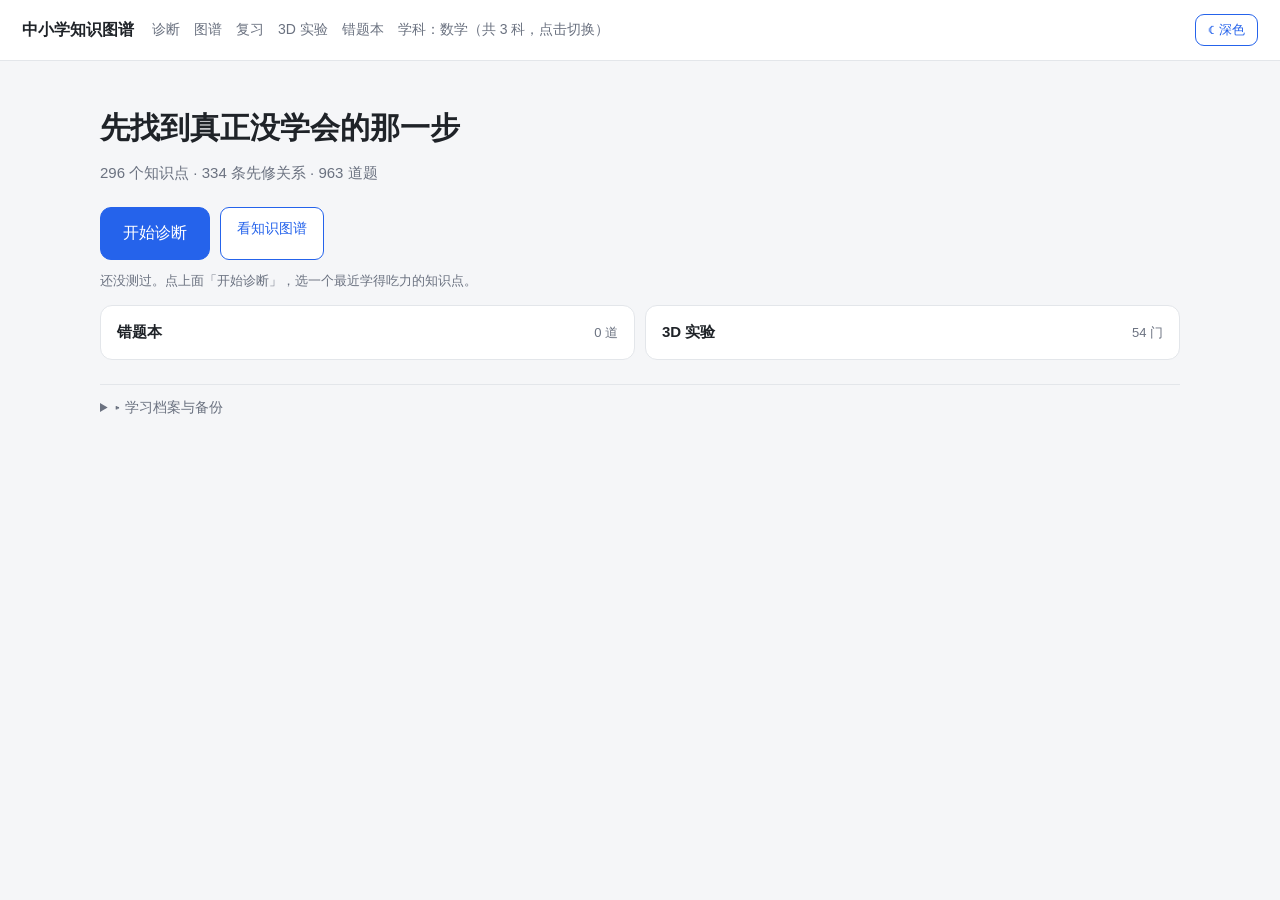
<file: index.html>
<!doctype html>
<html lang="zh-CN">
<head>
<meta charset="utf-8">
<meta name="viewport" content="width=device-width,initial-scale=1">
<title>中小学知识图谱 · 数学</title>
<link rel="icon" href="data:,">
<link rel="stylesheet" href="style.css">
<link rel="manifest" href="manifest.webmanifest">
<meta name="theme-color" content="#2563eb">
</head>
<body>
<header>
  <a class="brand" href="index.html">中小学知识图谱</a>
  <nav><a href="diagnose.html">诊断</a><a href="explore.html">图谱</a><a href="review.html">复习</a><a href="lab.html">3D 实验</a><a href="wrong.html">错题本</a></nav>
</header>
<main>
  <section class="hero">
    <h1>先找到真正没学会的那一步</h1>
    <p class="sub" id="scope">加载中…</p>
    <div class="cta">
      <a class="btn big" href="diagnose.html">开始诊断</a>
      <a class="btn ghost" href="explore.html">看知识图谱</a>
    </div>
  </section>

  <div id="mastery"></div>
  <div id="reviewtip"></div>
  <div class="entries" id="entries"></div>

  <details class="fold">
    <summary>学习档案与备份</summary>
    <div id="datatools"></div>
  </details>
</main>
<script src="app.js"></script>
<script>
loadAll().then(() => renderIndex()).catch(e => {
  document.getElementById('scope').textContent = '数据加载失败：' + e.message + '（请用 启动.bat 以本地服务器打开，不要双击 html）';
});
</script>
</body>
</html>
</file>
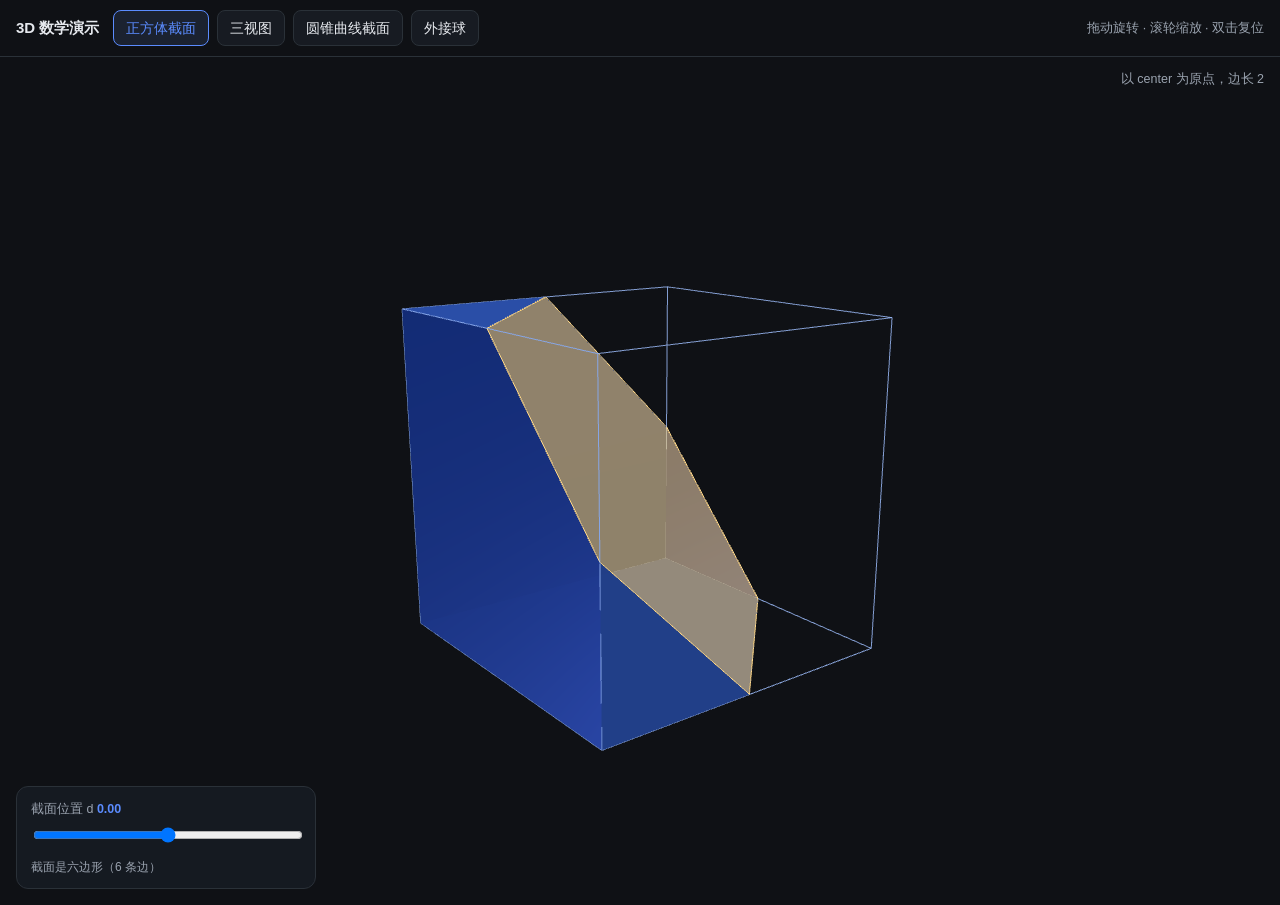
<file: demo3d/index.html>
<!doctype html>
<html lang="zh-CN">
<head>
<meta charset="utf-8">
<meta name="viewport" content="width=device-width,initial-scale=1">
<title>3D 数学演示</title>
<link rel="icon" href="data:,">
<style>
  :root{--bg:#0f1115;--panel:#171b22;--line:#2a3138;--text:#e6e9ee;--muted:#9aa3af;--acc:#5b8cff}
  *{box-sizing:border-box}
  body{margin:0;background:var(--bg);color:var(--text);font:14px/1.6 -apple-system,"PingFang SC","Microsoft YaHei",sans-serif;overflow:hidden}
  header{display:flex;gap:8px;align-items:center;padding:10px 16px;border-bottom:1px solid var(--line);flex-wrap:wrap}
  header b{font-size:15px;margin-right:6px}
  header .sp{flex:1}
  button{background:var(--panel);color:var(--text);border:1px solid var(--line);border-radius:8px;padding:6px 12px;cursor:pointer;font:inherit}
  button.on{border-color:var(--acc);color:var(--acc);background:#1b2230}
  #stage{position:relative;height:calc(100vh - 52px)}
  #main{display:block;width:100%;height:100%;touch-action:none}
  #hud{position:absolute;left:16px;bottom:16px;background:rgba(23,27,34,.94);border:1px solid var(--line);
    border-radius:12px;padding:12px 14px;width:300px}
  #hud label{display:block;color:var(--muted);font-size:12.5px;margin-bottom:6px}
  #hud input[type=range]{width:100%}
  #hud .v{color:var(--acc);font-weight:700;font-variant-numeric:tabular-nums}
  #hud .note{color:var(--muted);font-size:12px;margin-top:8px;line-height:1.55}
  #tip{position:absolute;right:16px;top:12px;color:var(--muted);font-size:12.5px;text-align:right;line-height:1.7}
  #views{position:absolute;right:16px;bottom:16px;display:none;gap:10px}
  .vw{background:rgba(23,27,34,.94);border:1px solid var(--line);border-radius:10px;padding:6px;text-align:center;font-size:12px;color:var(--muted)}
  .vw canvas{display:block;width:150px;height:130px;border-radius:6px}
</style>
</head>
<body>
<header>
  <b>3D 数学演示</b>
  <button data-scene="section" class="on">正方体截面</button>
  <button data-scene="views">三视图</button>
  <button data-scene="conic">圆锥曲线截面</button>
  <button data-scene="sphere">外接球</button>
  <span class="sp"></span>
  <span style="color:var(--muted);font-size:12.5px">拖动旋转 · 滚轮缩放 · 双击复位</span>
</header>
<main id="stage">
  <canvas id="main"></canvas>
  <div id="hud">
    <label><span id="hlab">截面位置 d</span> <span class="v" id="hv">0.00</span></label>
    <input id="h" type="range" min="-1.8" max="1.8" step="0.01" value="0">
    <div class="note" id="hnote"></div>
  </div>
  <div id="views">
    <div class="vw">主视图<canvas id="v1"></canvas></div>
    <div class="vw">左视图<canvas id="v2"></canvas></div>
    <div class="vw">俯视图<canvas id="v3"></canvas></div>
  </div>
  <div id="tip">以 center 为原点，边长 2</div>
</main>
<script src="three.min.js"></script>
<script>
const cvs = document.getElementById('main');
const renderer = new THREE.WebGLRenderer({ canvas: cvs, antialias: true });
renderer.setPixelRatio(Math.min(2, devicePixelRatio));
renderer.localClippingEnabled = true;

const scene = new THREE.Scene();
scene.background = new THREE.Color(0x0f1115);
const cam = new THREE.PerspectiveCamera(42, 1, 0.1, 200);
cam.position.set(3.4, 2.8, 4.4);

scene.add(new THREE.HemisphereLight(0xbfd4ff, 0x1a1f27, 1.0));
const L1 = new THREE.DirectionalLight(0xffffff, 1.6); L1.position.set(5, 9, 6); scene.add(L1);
const L2 = new THREE.DirectionalLight(0x88aaff, 0.55); L2.position.set(-6, -4, -5); scene.add(L2);

/* ---------- 相机交互 ---------- */
let rotY = -0.65, rotX = 0.28, dist = 6.6, drag = null;
cvs.addEventListener('pointerdown', e => { drag = { x: e.clientX, y: e.clientY, rx: rotX, ry: rotY }; cvs.setPointerCapture(e.pointerId); });
cvs.addEventListener('pointermove', e => {
  if (!drag) return;
  rotY = drag.ry + (e.clientX - drag.x) * 0.008;
  rotX = Math.max(-1.25, Math.min(1.25, drag.rx + (e.clientY - drag.y) * 0.008));
});
addEventListener('pointerup', () => drag = null);
cvs.addEventListener('wheel', e => { e.preventDefault(); dist = Math.max(3.4, Math.min(14, dist + e.deltaY * 0.0035)); }, { passive: false });
cvs.addEventListener('dblclick', () => { rotX = 0.28; rotY = -0.65; dist = 6.6; });

/* ---------- 通用材质 ---------- */
const solidMat = (color, opts = {}) => new THREE.MeshStandardMaterial(Object.assign({
  color, metalness: 0.18, roughness: 0.42, transparent: true, opacity: 0.92, side: THREE.DoubleSide
}, opts));

function clearScene() {
  for (const o of [...scene.children]) {
    if (o.isLight) continue;
    scene.remove(o);
    o.traverse?.(x => { x.geometry?.dispose?.(); });
  }
}

/* ================= 场景 1：正方体截面 ================= */
function sceneSection() {
  const N = new THREE.Vector3(1, 1, 1).normalize();
  const plane = new THREE.Plane(N.clone().negate(), 0);
  const mat = solidMat(0x3f6fd8, { clippingPlanes: [plane] });
  const cube = new THREE.Mesh(new THREE.BoxGeometry(2, 2, 2), mat);
  const edges = new THREE.LineSegments(new THREE.EdgesGeometry(new THREE.BoxGeometry(2, 2, 2)),
    new THREE.LineBasicMaterial({ color: 0x9fc0ff, transparent: true, opacity: 0.8 }));
  const secMesh = new THREE.Mesh(new THREE.BufferGeometry(),
    new THREE.MeshBasicMaterial({ color: 0xffc857, side: THREE.DoubleSide, transparent: true, opacity: 0.5 }));
  const secLine = new THREE.LineLoop(new THREE.BufferGeometry(),
    new THREE.LineBasicMaterial({ color: 0xffd98a }));
  scene.add(cube, edges, secMesh, secLine);

  const V = [];
  for (const x of [-1, 1]) for (const y of [-1, 1]) for (const z of [-1, 1]) V.push(new THREE.Vector3(x, y, z));
  const E = [];
  for (let i = 0; i < 8; i++) for (let j = i + 1; j < 8; j++) {
    const a = V[i], b = V[j];
    let diff = 0; if (a.x !== b.x) diff++; if (a.y !== b.y) diff++; if (a.z !== b.z) diff++;
    if (diff === 1) E.push([a, b]);
  }
  const u = new THREE.Vector3(0, 1, 0).cross(N).normalize();
  const v = new THREE.Vector3().crossVectors(N, u).normalize();

  function sec(d) {
    const f = p => N.dot(p) - d;
    const pts = [];
    for (const [a, b] of E) {
      const fa = f(a), fb = f(b);
      if (Math.abs(fa) < 1e-6) pts.push(a.clone());
      if (fa * fb < 0) pts.push(new THREE.Vector3().lerpVectors(a, b, fa / (fa - fb)));
    }
    const uniq = [];
    pts.forEach(p => { if (!uniq.some(q => q.distanceTo(p) < 1e-4)) uniq.push(p); });
    if (uniq.length < 3) return uniq;
    const c = new THREE.Vector3(); uniq.forEach(p => c.add(p)); c.divideScalar(uniq.length);
    uniq.sort((p, q) => {
      const dp = p.clone().sub(c), dq = q.clone().sub(c);
      return Math.atan2(dp.dot(v), dp.dot(u)) - Math.atan2(dq.dot(v), dq.dot(u));
    });
    return uniq;
  }
  return {
    label: '截面位置 d', min: -1.8, max: 1.8, val: 0,
    update(d) {
      plane.constant = d;
      const pts = sec(d);
      if (pts.length < 3) { secMesh.visible = secLine.visible = false; return `d=${d.toFixed(2)}：无截面`; }
      secMesh.visible = secLine.visible = true;
      const c = new THREE.Vector3(); pts.forEach(p => c.add(p)); c.divideScalar(pts.length);
      const pos = [c.x, c.y, c.z], idx = [];
      pts.forEach(p => pos.push(p.x, p.y, p.z));
      for (let i = 1; i <= pts.length; i++) idx.push(0, i, i % pts.length + 1);
      const g = new THREE.BufferGeometry();
      g.setAttribute('position', new THREE.Float32BufferAttribute(pos, 3));
      g.setIndex(idx); g.computeVertexNormals();
      secMesh.geometry.dispose(); secMesh.geometry = g;
      secLine.geometry.dispose();
      secLine.geometry = new THREE.BufferGeometry().setFromPoints(pts);
      const name = { 3: '三角形', 4: '四边形', 5: '五边形', 6: '六边形' }[pts.length] || `${pts.length} 边形`;
      return `截面是${name}（${pts.length} 条边）`;
    }
  };
}

/* ================= 场景 2：三视图 ================= */
function sceneViews() {
  const cube = new THREE.Mesh(new THREE.BoxGeometry(2, 2, 2), solidMat(0x3f6fd8, { opacity: 0.95 }));
  const edges = new THREE.LineSegments(new THREE.EdgesGeometry(new THREE.BoxGeometry(2, 2, 2)),
    new THREE.LineBasicMaterial({ color: 0x9fc0ff }));
  scene.add(cube, edges);
  return {
    label: '旋转角度（可拖动主视图）', min: 0, max: 360, val: 0, views: true,
    update(v) { return '主、左、俯三个正投影：长对正、高平齐、宽相等'; }
  };
}

/* ================= 场景 3：圆锥曲线截面 ================= */
function sceneConic() {
  const H = 2, R = 1, apexY = 1, tanA = R / H;
  const cone = new THREE.Mesh(new THREE.ConeGeometry(R, H, 64, 1, true),
    solidMat(0x2f8f7a, { opacity: 0.9, clippingPlanes: [] }));
  cone.position.y = 0;
  const wire = new THREE.LineSegments(new THREE.EdgesGeometry(new THREE.ConeGeometry(R, H, 32, 1, true), 25),
    new THREE.LineBasicMaterial({ color: 0x74d6c0, transparent: true, opacity: 0.5 }));
  wire.position.y = 0;
  const curve = new THREE.LineSegments(new THREE.BufferGeometry(), new THREE.LineBasicMaterial({ color: 0xffc857 }));
  scene.add(cone, wire, curve);

  let tilt = 0.35; // 平面与水平面夹角
  const plane = new THREE.Plane(new THREE.Vector3(), 0);

  function build(d) {
    const n = new THREE.Vector3(Math.sin(tilt), Math.cos(tilt), 0).normalize();
    plane.normal.copy(n); plane.constant = -d;
    cone.material.clippingPlanes = [plane];
    cone.material.needsUpdate = true;

    const segs = [];
    let cur = [];
    const STEP = 720;
    for (let i = 0; i <= STEP; i++) {
      const th = i / STEP * Math.PI * 2;
      const den = (n.x * Math.cos(th) * tanA) - n.y + (n.z * Math.sin(th) * tanA);
      const h = den === 0 ? Infinity : (d - n.y) / den;
      if (h > 1e-4 && h < H) {
        const r = h * tanA;
        cur.push(new THREE.Vector3(r * Math.cos(th), apexY - h, r * Math.sin(th)));
      } else if (cur.length) { segs.push(cur); cur = []; }
    }
    if (cur.length) segs.push(cur);

    const pos = [];
    segs.forEach(s => {
      for (let i = 0; i < s.length - 1; i++) {
        pos.push(s[i].x, s[i].y, s[i].z, s[i + 1].x, s[i + 1].y, s[i + 1].z);
      }
    });
    const g = new THREE.BufferGeometry();
    g.setAttribute('position', new THREE.Float32BufferAttribute(pos, 3));
    curve.geometry.dispose(); curve.geometry = g;

    const alphaDeg = Math.atan(tanA) * 180 / Math.PI;
    const tDeg = tilt * 180 / Math.PI;
    let name = '圆';
    if (tDeg > 0.5 && tDeg < alphaDeg - 0.5) name = '椭圆';
    else if (Math.abs(tDeg - alphaDeg) <= 0.5) name = '抛物线';
    else if (tDeg > alphaDeg + 0.5) name = '双曲线（两支）';
    return `倾角 ${tDeg.toFixed(0)}°（母线倾角 ${alphaDeg.toFixed(0)}°）→ ${name}`;
  }
  return {
    label: '截面高度', min: -0.2, max: 0.9, val: 0.2,
    update(d) { return build(d); },
    setTilt(t) { tilt = t; }
  };
}

/* ================= 场景 4：外接球 ================= */
function sceneSphere() {
  const g1 = new THREE.Group();
  scene.add(g1);
  const cubeMat = solidMat(0xf0a04b, { opacity: 0.35 });
  const cube = new THREE.Mesh(new THREE.BoxGeometry(1, 1, 1), cubeMat);
  const cubeEdges = new THREE.LineSegments(new THREE.EdgesGeometry(new THREE.BoxGeometry(1, 1, 1)),
    new THREE.LineBasicMaterial({ color: 0xffc98a }));
  const sph = new THREE.Mesh(new THREE.SphereGeometry(1, 48, 32),
    new THREE.MeshStandardMaterial({ color: 0x5b8cff, transparent: true, opacity: 0.16, side: THREE.DoubleSide, wireframe: false }));
  const sphWire = new THREE.LineSegments(new THREE.WireframeGeometry(new THREE.SphereGeometry(1, 24, 16)),
    new THREE.LineBasicMaterial({ color: 0x7ea6ff, transparent: true, opacity: 0.35 }));
  g1.add(cube, cubeEdges, sph, sphWire);
  return {
    label: '正方体棱长 a', min: 0.6, max: 2.6, val: 1.6,
    update(a) {
      cube.scale.setScalar(a); cubeEdges.scale.setScalar(a);
      const R = a * Math.sqrt(3) / 2;
      sph.scale.setScalar(R); sphWire.scale.setScalar(R);
      return `外接球半径 R = √3/2·a = ${R.toFixed(3)}（球心为体对角线交点）`;
    }
  };
}

/* ---------- 场景切换 ---------- */
const builders = { section: sceneSection, views: sceneViews, conic: sceneConic, sphere: sceneSphere };
let cur = null, curName = 'section';
const hEl = document.getElementById('h'), hv = document.getElementById('hv'),
  hlab = document.getElementById('hlab'), hnote = document.getElementById('hnote');

function useScene(name) {
  clearScene();
  curName = name;
  cur = builders[name]();
  document.querySelectorAll('header button').forEach(b => b.classList.toggle('on', b.dataset.scene === name));
  hlab.textContent = cur.label;
  hEl.min = cur.min; hEl.max = cur.max; hEl.step = 0.01; hEl.value = cur.val;
  hv.textContent = (+cur.val).toFixed(2);
  document.getElementById('views').style.display = cur.views ? 'flex' : 'none';
  hnote.textContent = cur.update(+cur.val) || '';
}
hEl.oninput = () => {
  hv.textContent = (+hEl.value).toFixed(2);
  hnote.textContent = cur.update(+hEl.value) || '';
};
document.querySelectorAll('header button').forEach(b => b.onclick = () => useScene(b.dataset.scene));

/* 三视图相机 */
const VC = {
  front: new THREE.OrthographicCamera(-1.6, 1.6, 1.6, -1.6, 0.1, 30),
  left: new THREE.OrthographicCamera(-1.6, 1.6, 1.6, -1.6, 0.1, 30),
  top: new THREE.OrthographicCamera(-1.6, 1.6, 1.6, -1.6, 0.1, 30)
};
VC.front.position.set(0, 0, 8); VC.front.lookAt(0, 0, 0);
VC.left.position.set(-8, 0, 0); VC.left.lookAt(0, 0, 0);
VC.top.position.set(0, 8, 0); VC.top.lookAt(0, 0, 0);
const vR = {
  v1: new THREE.WebGLRenderer({ canvas: document.getElementById('v1'), antialias: true, alpha: true }),
  v2: new THREE.WebGLRenderer({ canvas: document.getElementById('v2'), antialias: true, alpha: true }),
  v3: new THREE.WebGLRenderer({ canvas: document.getElementById('v3'), antialias: true, alpha: true })
};
Object.values(vR).forEach(r => r.setPixelRatio(Math.min(2, devicePixelRatio)));

function resize() {
  const w = cvs.clientWidth, h = cvs.clientHeight;
  renderer.setSize(w, h, false);
  cam.aspect = w / h; cam.updateProjectionMatrix();
  [['v1'], ['v2'], ['v3']].forEach(([id]) => {
    const c = document.getElementById(id);
    if (c) vR[id].setSize(c.clientWidth, c.clientHeight, false);
  });
}
addEventListener('resize', resize);

function loop() {
  requestAnimationFrame(loop);
  cam.position.set(
    dist * Math.cos(rotX) * Math.sin(rotY),
    dist * Math.sin(rotX),
    dist * Math.cos(rotX) * Math.cos(rotY)
  );
  cam.lookAt(0, 0, 0);
  renderer.render(scene, cam);
  if (curName === 'views') {
    vR.v1.render(scene, VC.front);
    vR.v2.render(scene, VC.left);
    vR.v3.render(scene, VC.top);
  }
}

/* 支持 ?scene=conic 直达 */
const qs = new URLSearchParams(location.search).get('scene');
resize();
useScene(builders[qs] ? qs : 'section');
loop();
</script>
</body>
</html>
</file>
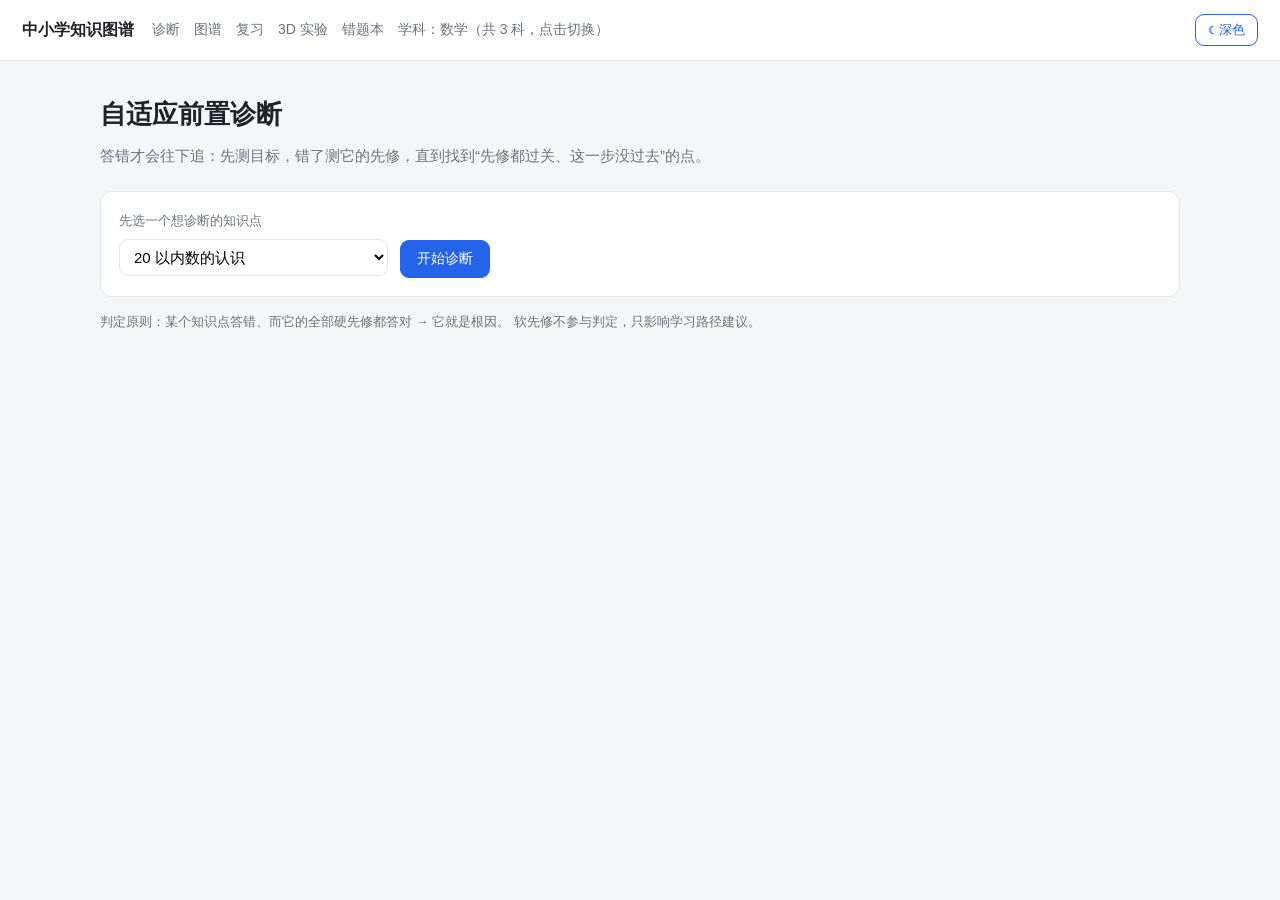
<file: diagnose.html>
<!doctype html>
<html lang="zh-CN">
<head>
<meta charset="utf-8">
<meta name="viewport" content="width=device-width,initial-scale=1">
<title>诊断 · 数学知识图谱</title>
<link rel="icon" href="data:,">
<link rel="stylesheet" href="style.css">
<link rel="manifest" href="manifest.webmanifest">
<meta name="theme-color" content="#2563eb">
</head>
<body>
<header>
  <a class="brand" href="index.html">中小学知识图谱</a>
  <nav><a href="diagnose.html">诊断</a><a href="explore.html">图谱</a><a href="review.html">复习</a><a href="lab.html">3D 实验</a><a href="wrong.html">错题本</a></nav>
</header>
<main>
  <h1>自适应前置诊断</h1>
  <p class="sub">答错才会往下追：先测目标，错了测它的先修，直到找到“先修都过关、这一步没过去”的点。</p>

  <div class="card" id="picker">
    <div class="meta" style="margin-bottom:8px">先选一个想诊断的知识点</div>
    <select id="target"></select>
    <button class="btn" id="start" style="margin-left:8px">开始诊断</button>
  </div>

  <div id="progress" class="meta" style="margin-top:14px"></div>
  <div id="qbox" style="display:none"></div>
  <div id="result"></div>
  <p class="note">判定原则：某个知识点答错、而它的全部硬先修都答对 → 它就是根因。
    软先修不参与判定，只影响学习路径建议。</p>
</main>
<script src="app.js"></script>
<script>
loadAll().then(() => {
  initPicker();
  const t = new URLSearchParams(location.search).get('target');
  if (t && D.byId.has(t)) { document.getElementById('target').value = t; beginDiagnose(t); }
}).catch(e => {
  document.getElementById('picker').textContent = '数据加载失败：' + e.message;
});
</script>
</body>
</html>
</file>
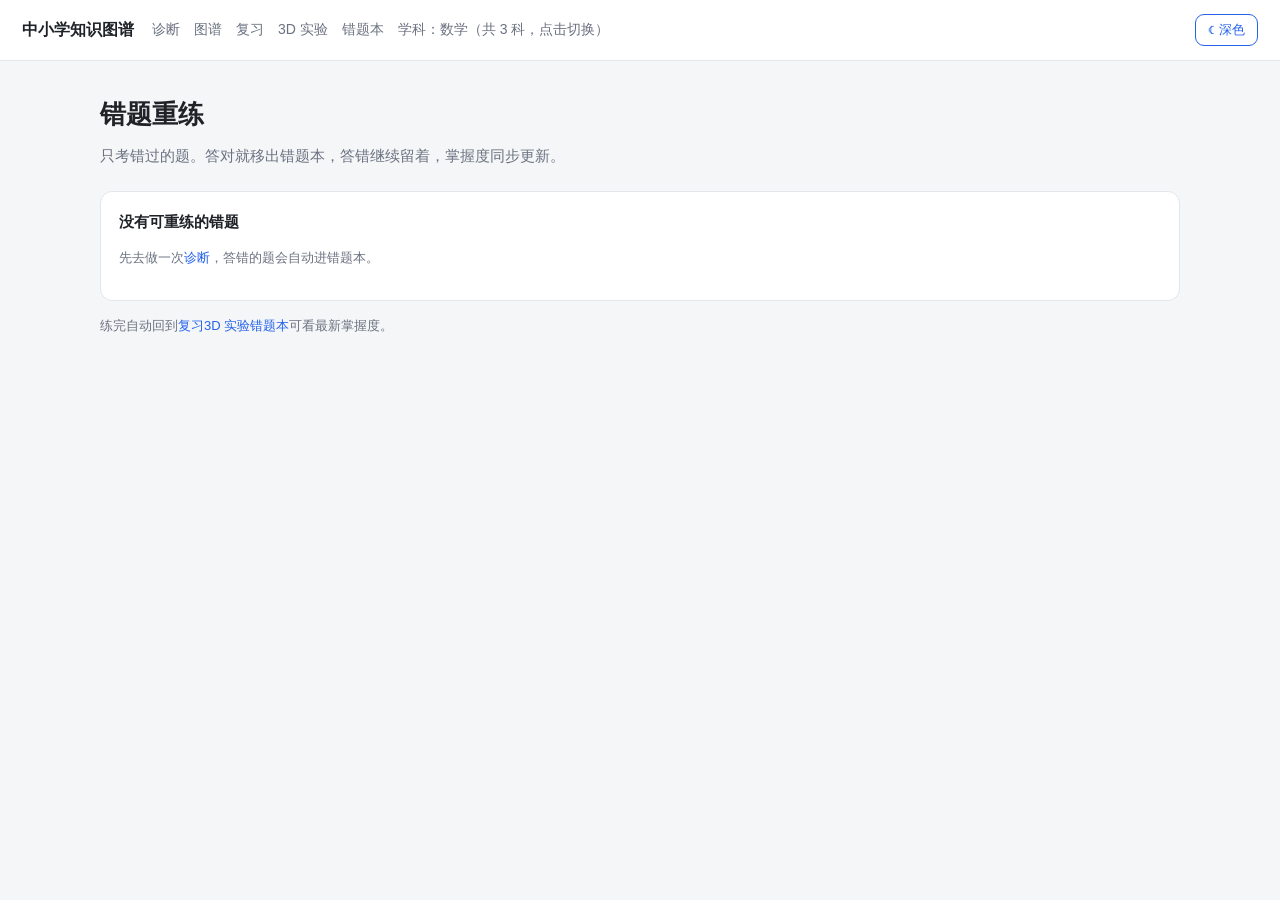
<file: drill.html>
<!doctype html>
<html lang="zh-CN">
<head>
<meta charset="utf-8">
<meta name="viewport" content="width=device-width,initial-scale=1">
<title>错题重练</title>
<link rel="icon" href="data:,">
<link rel="stylesheet" href="style.css">
<link rel="manifest" href="manifest.webmanifest">
<meta name="theme-color" content="#2563eb">
</head>
<body>
<header>
  <a class="brand" href="index.html">中小学知识图谱</a>
  <nav><a href="diagnose.html">诊断</a><a href="explore.html">图谱</a><a href="review.html">复习</a><a href="lab.html">3D 实验</a><a href="wrong.html">错题本</a></nav>
</header>
<main>
  <h1>错题重练</h1>
  <p class="sub">只考错过的题。答对就移出错题本，答错继续留着，掌握度同步更新。</p>
  <div id="dbar"></div>
  <div id="dbox">加载中…</div>
  <p class="note">练完自动回到<a href="review.html">复习</a><a href="lab.html">3D 实验</a><a href="wrong.html">错题本</a>可看最新掌握度。</p>
</main>
<script src="app.js"></script>
<script>
loadAll().then(renderDrill).catch(e => {
  document.getElementById('dbox').textContent = '数据加载失败：' + e.message;
});
</script>
</body>
</html>
</file>
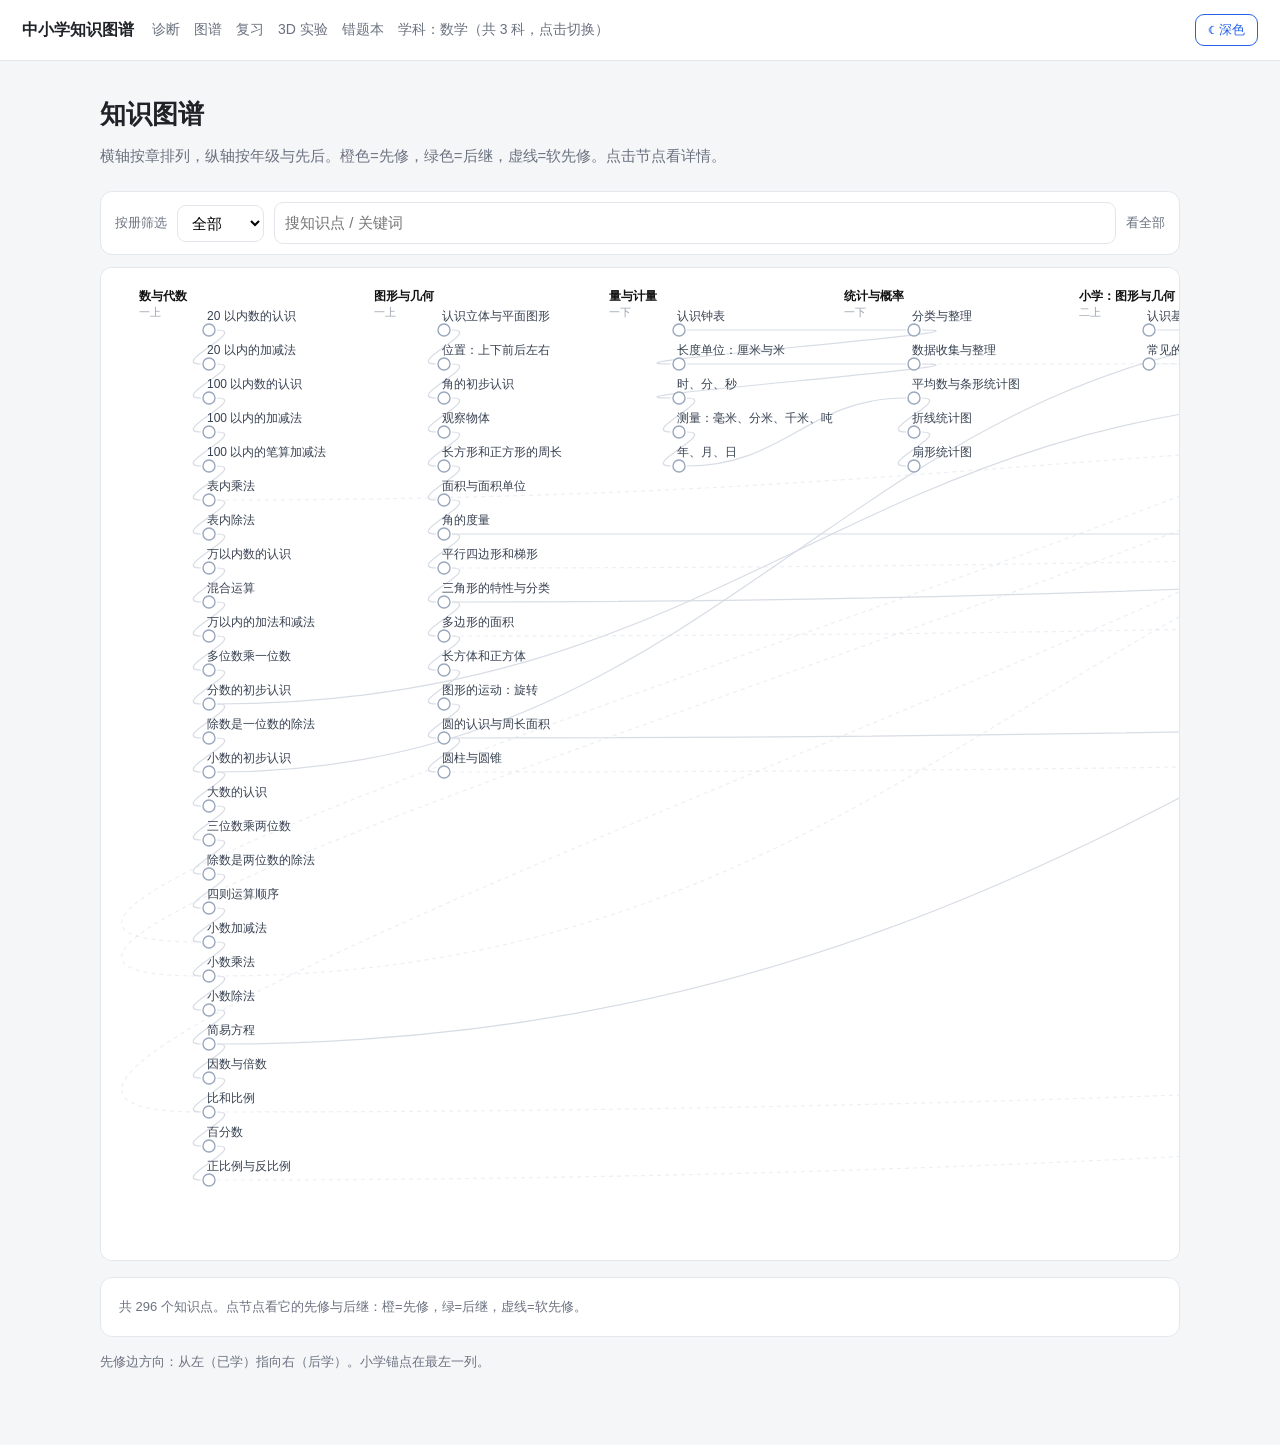
<file: explore.html>
<!doctype html>
<html lang="zh-CN">
<head>
<meta charset="utf-8">
<meta name="viewport" content="width=device-width,initial-scale=1">
<title>知识图谱 · 数学</title>
<link rel="icon" href="data:,">
<link rel="stylesheet" href="style.css">
<link rel="manifest" href="manifest.webmanifest">
<meta name="theme-color" content="#2563eb">
</head>
<body>
<header>
  <a class="brand" href="index.html">中小学知识图谱</a>
  <nav><a href="diagnose.html">诊断</a><a href="explore.html">图谱</a><a href="review.html">复习</a><a href="lab.html">3D 实验</a><a href="wrong.html">错题本</a></nav>
</header>
<main>
  <h1>知识图谱</h1>
  <p class="sub">横轴按章排列，纵轴按年级与先后。橙色=先修，绿色=后继，虚线=软先修。点击节点看详情。</p>
  <div class="card" style="padding:10px 14px;margin-bottom:12px;display:flex;align-items:center;gap:10px;flex-wrap:wrap">
    <span class="meta">按册筛选</span><select id="vol"></select>
    <input id="q" placeholder="搜知识点 / 关键词"
      style="flex:1;min-width:160px;padding:8px 10px;border:1px solid var(--line);border-radius:9px;font:inherit">
    <a class="meta" href="explore.html">看全部</a>
  </div>
  <div id="graphwrap">加载中…</div>
  <div id="detail"></div>
  <p class="note">先修边方向：从左（已学）指向右（后学）。小学锚点在最左一列。</p>
</main>
<script src="app.js"></script>
<script>
loadAll().then(() => renderExplore()).catch(e => {
  document.getElementById('graphwrap').textContent = '数据加载失败：' + e.message;
});
</script>
</body>
</html>
</file>
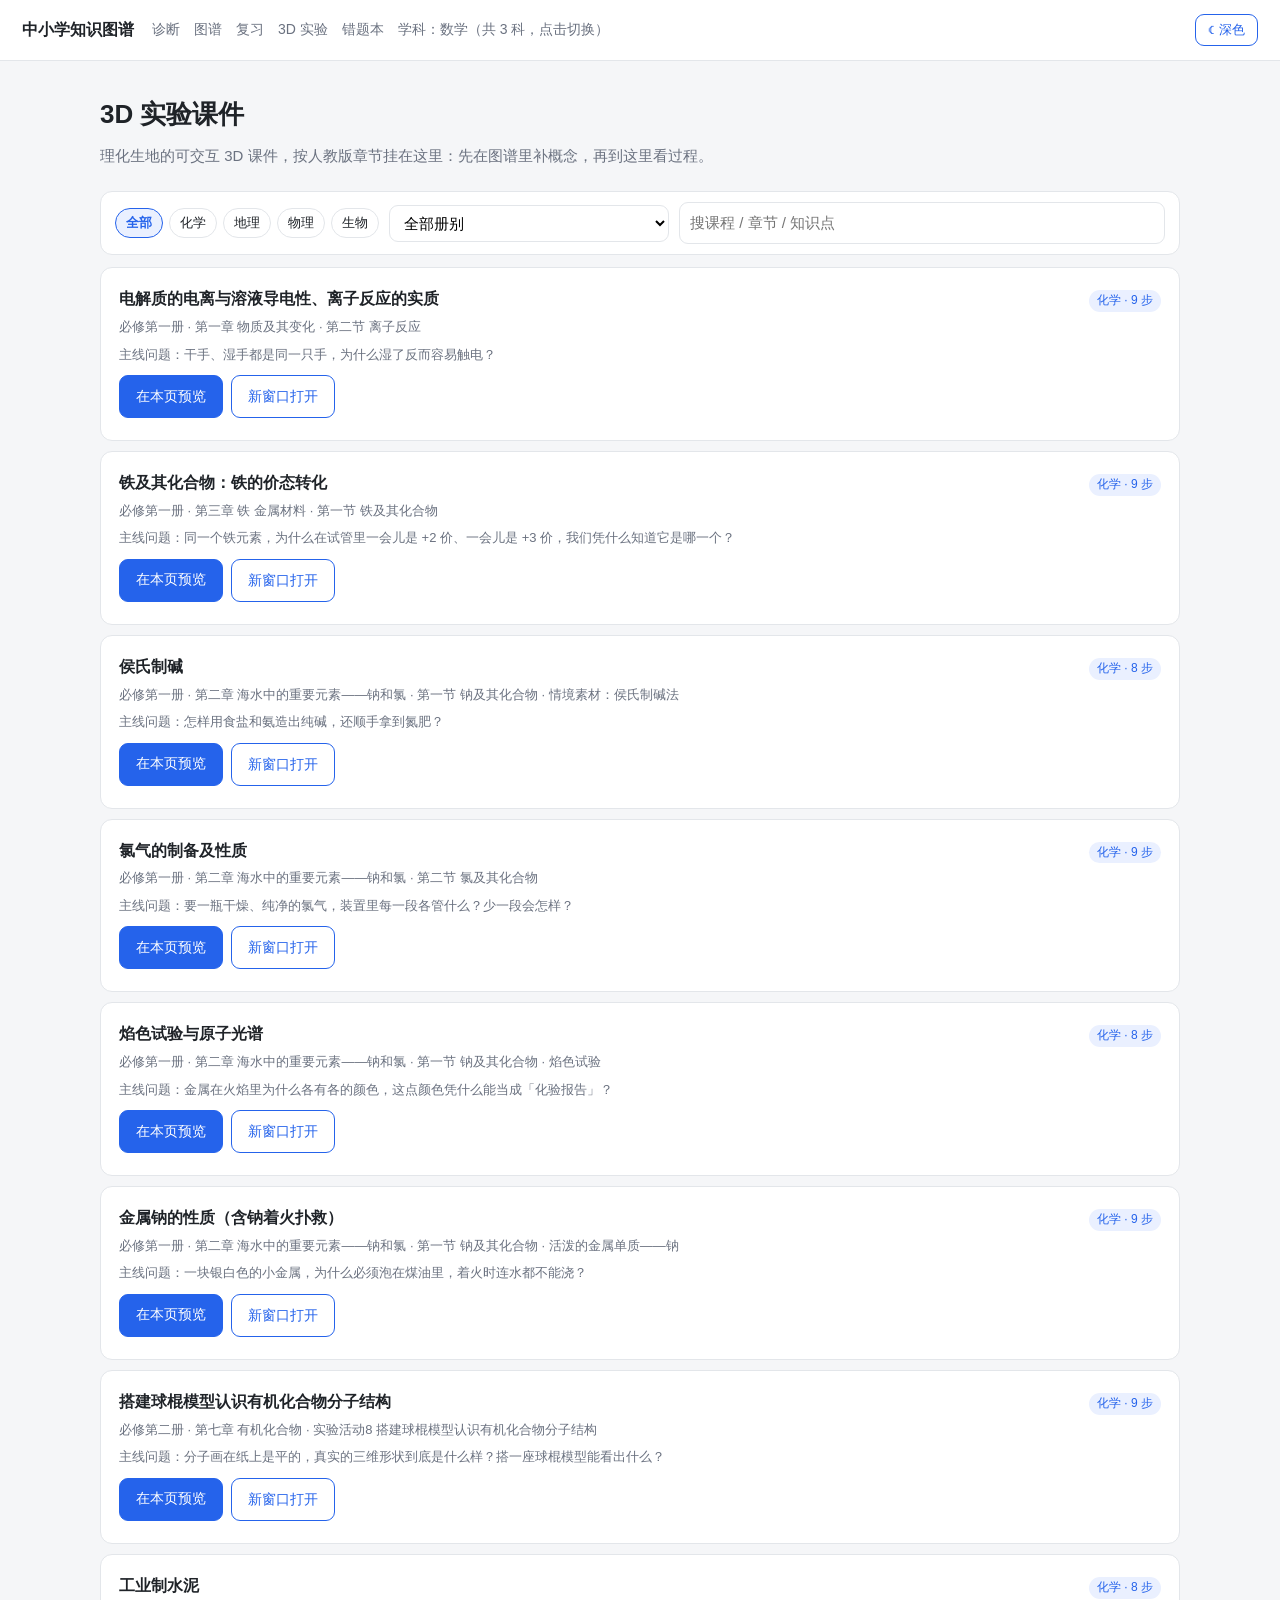
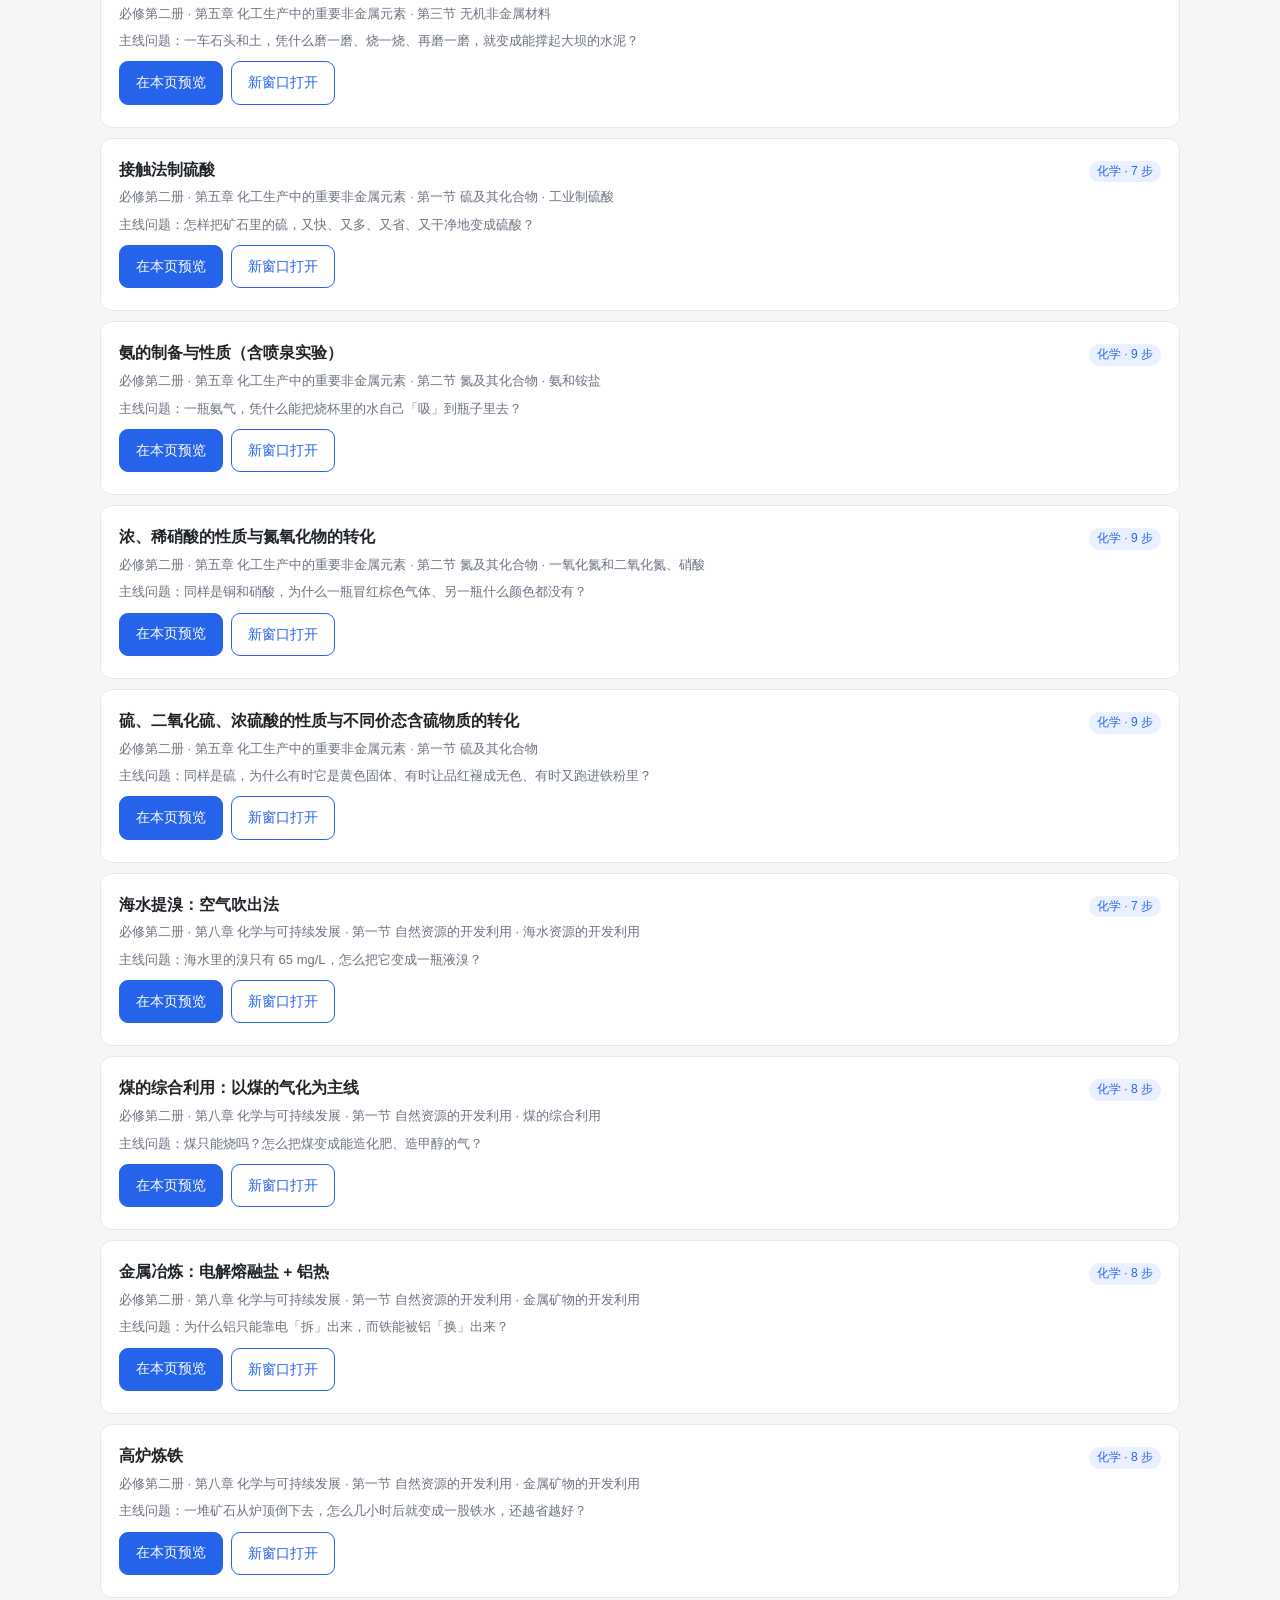
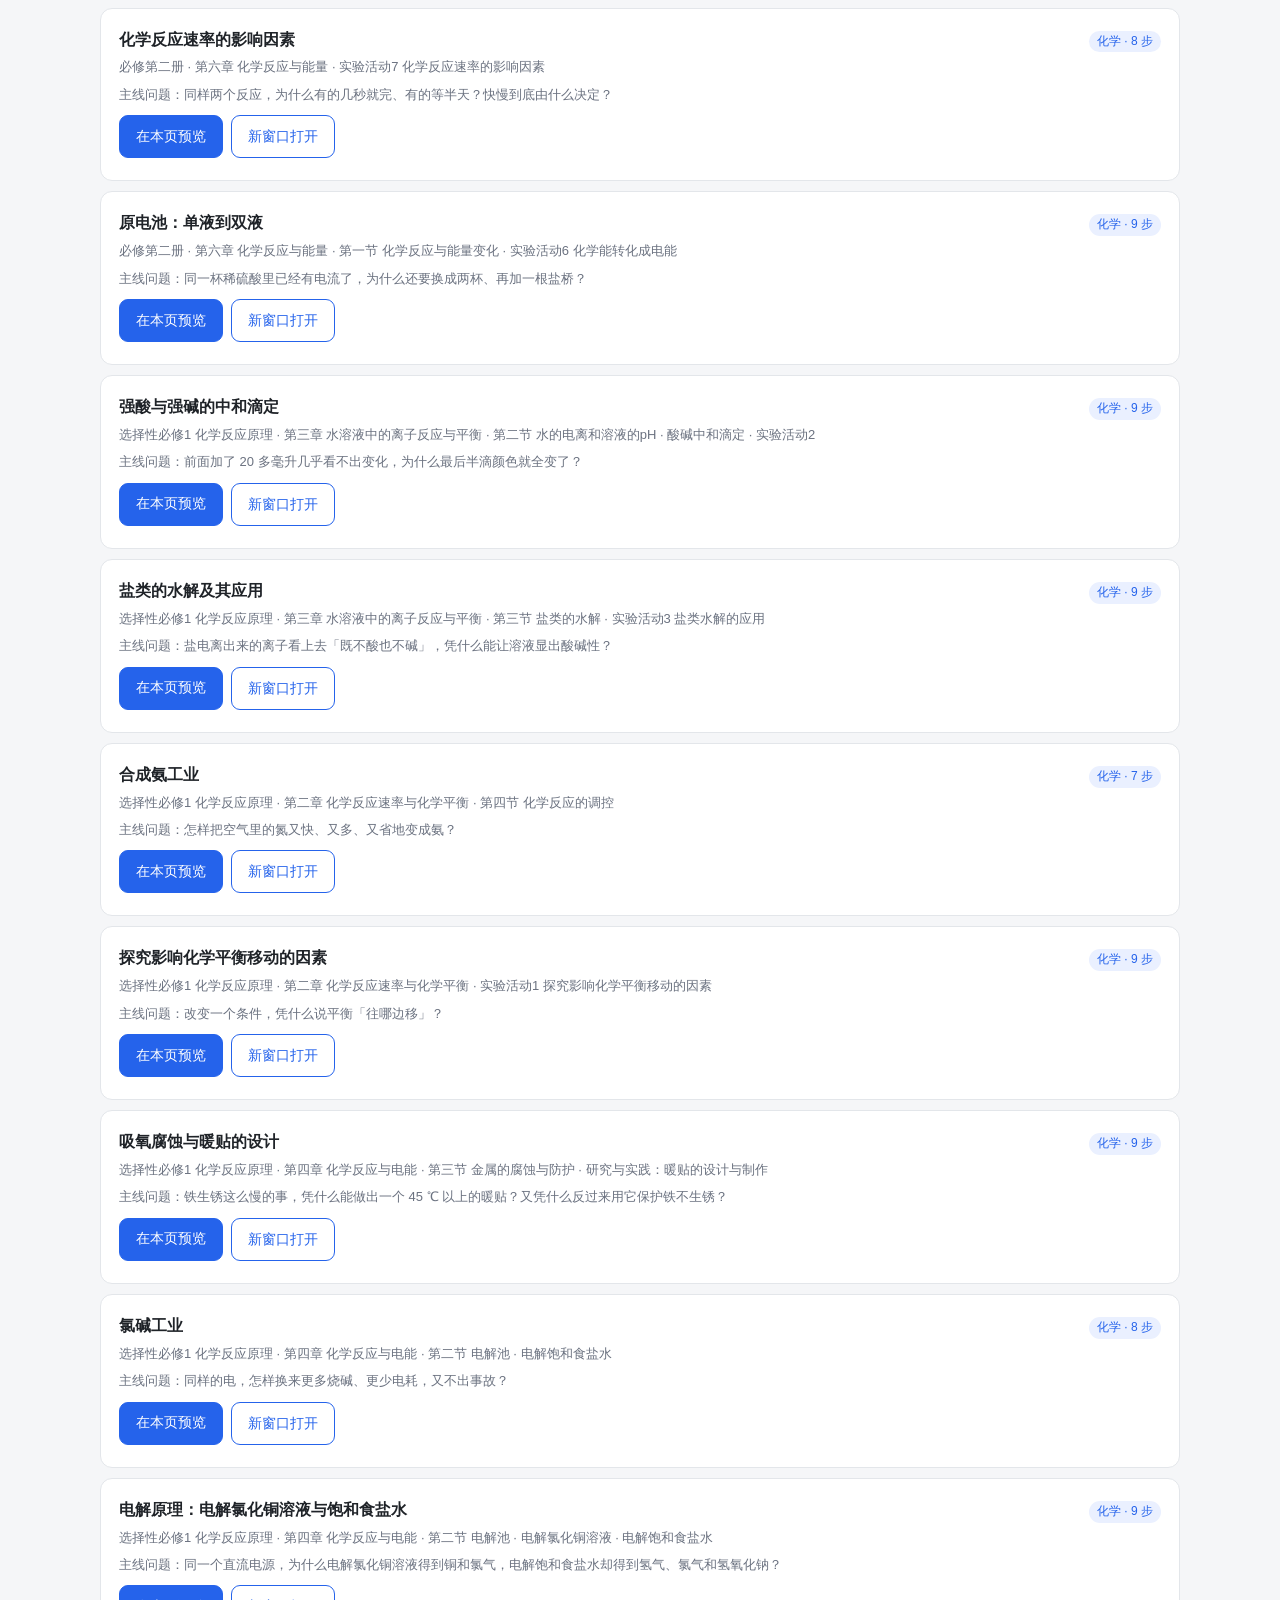
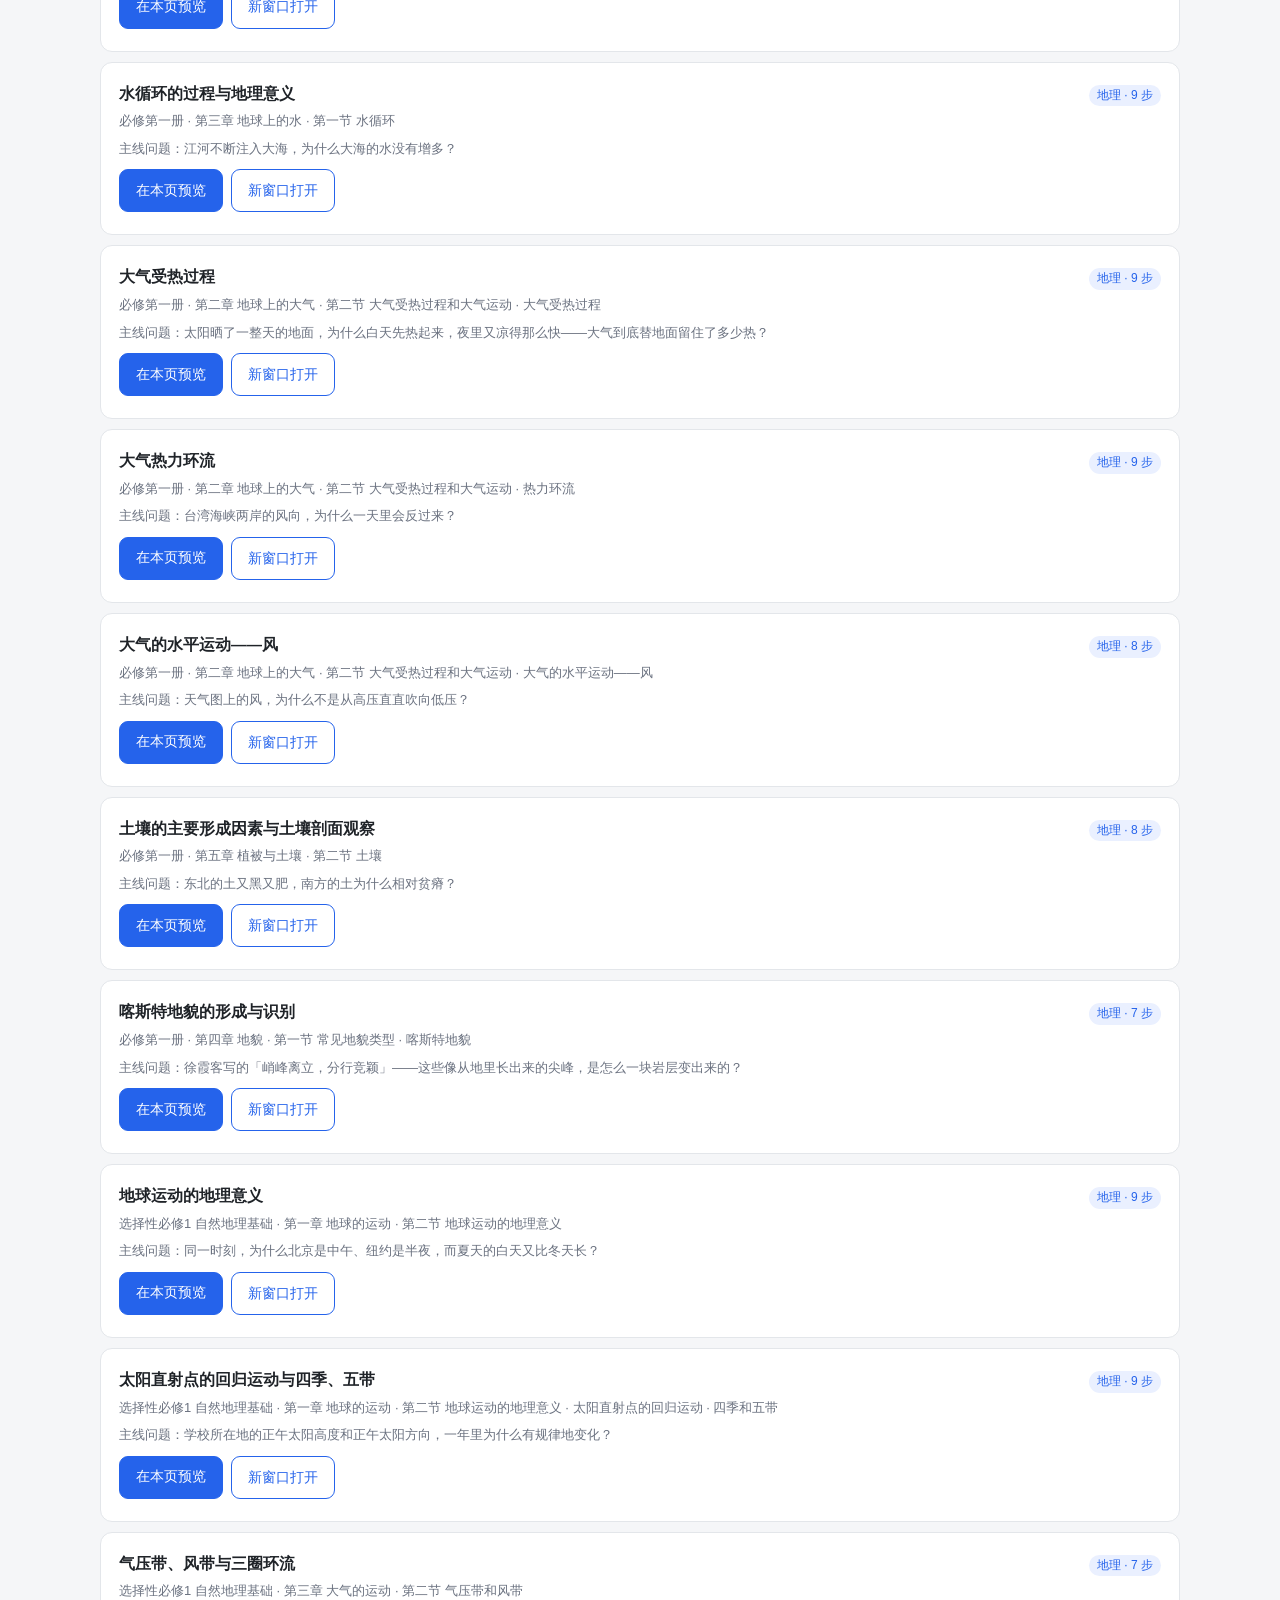
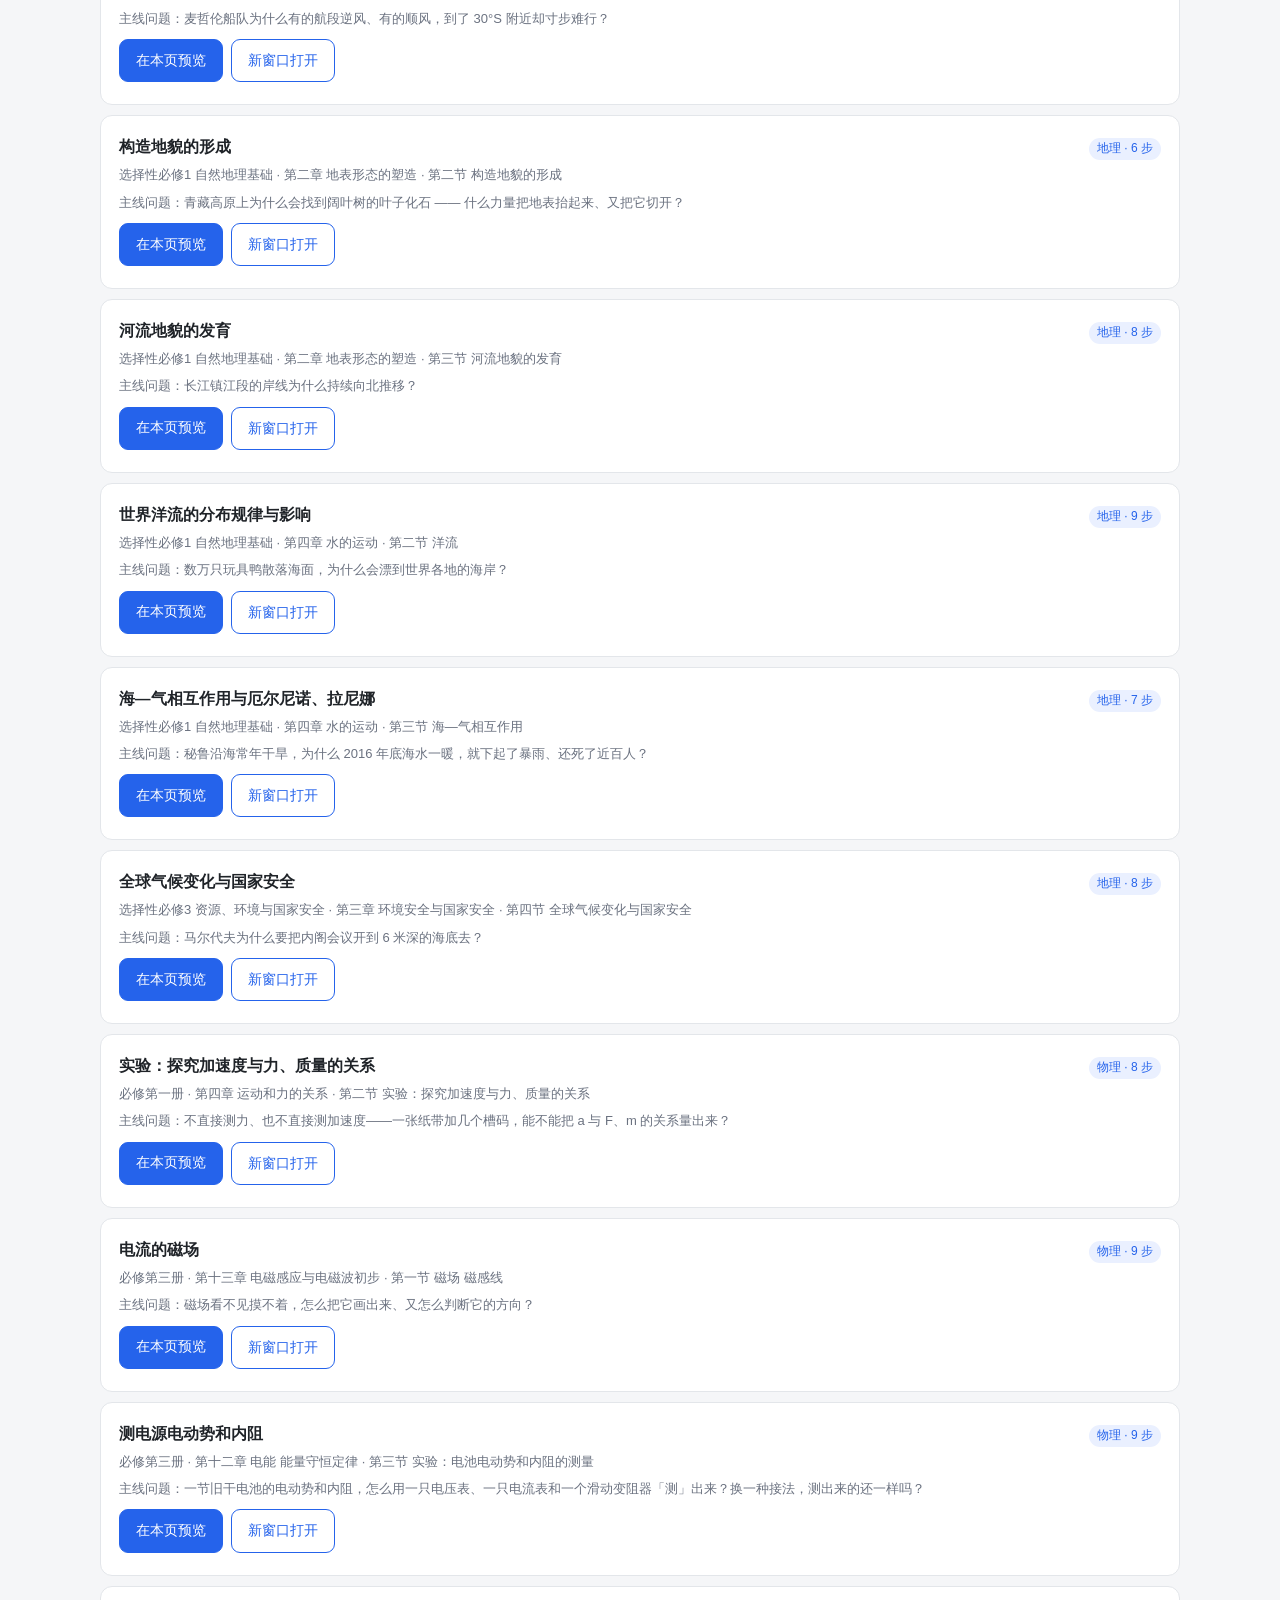
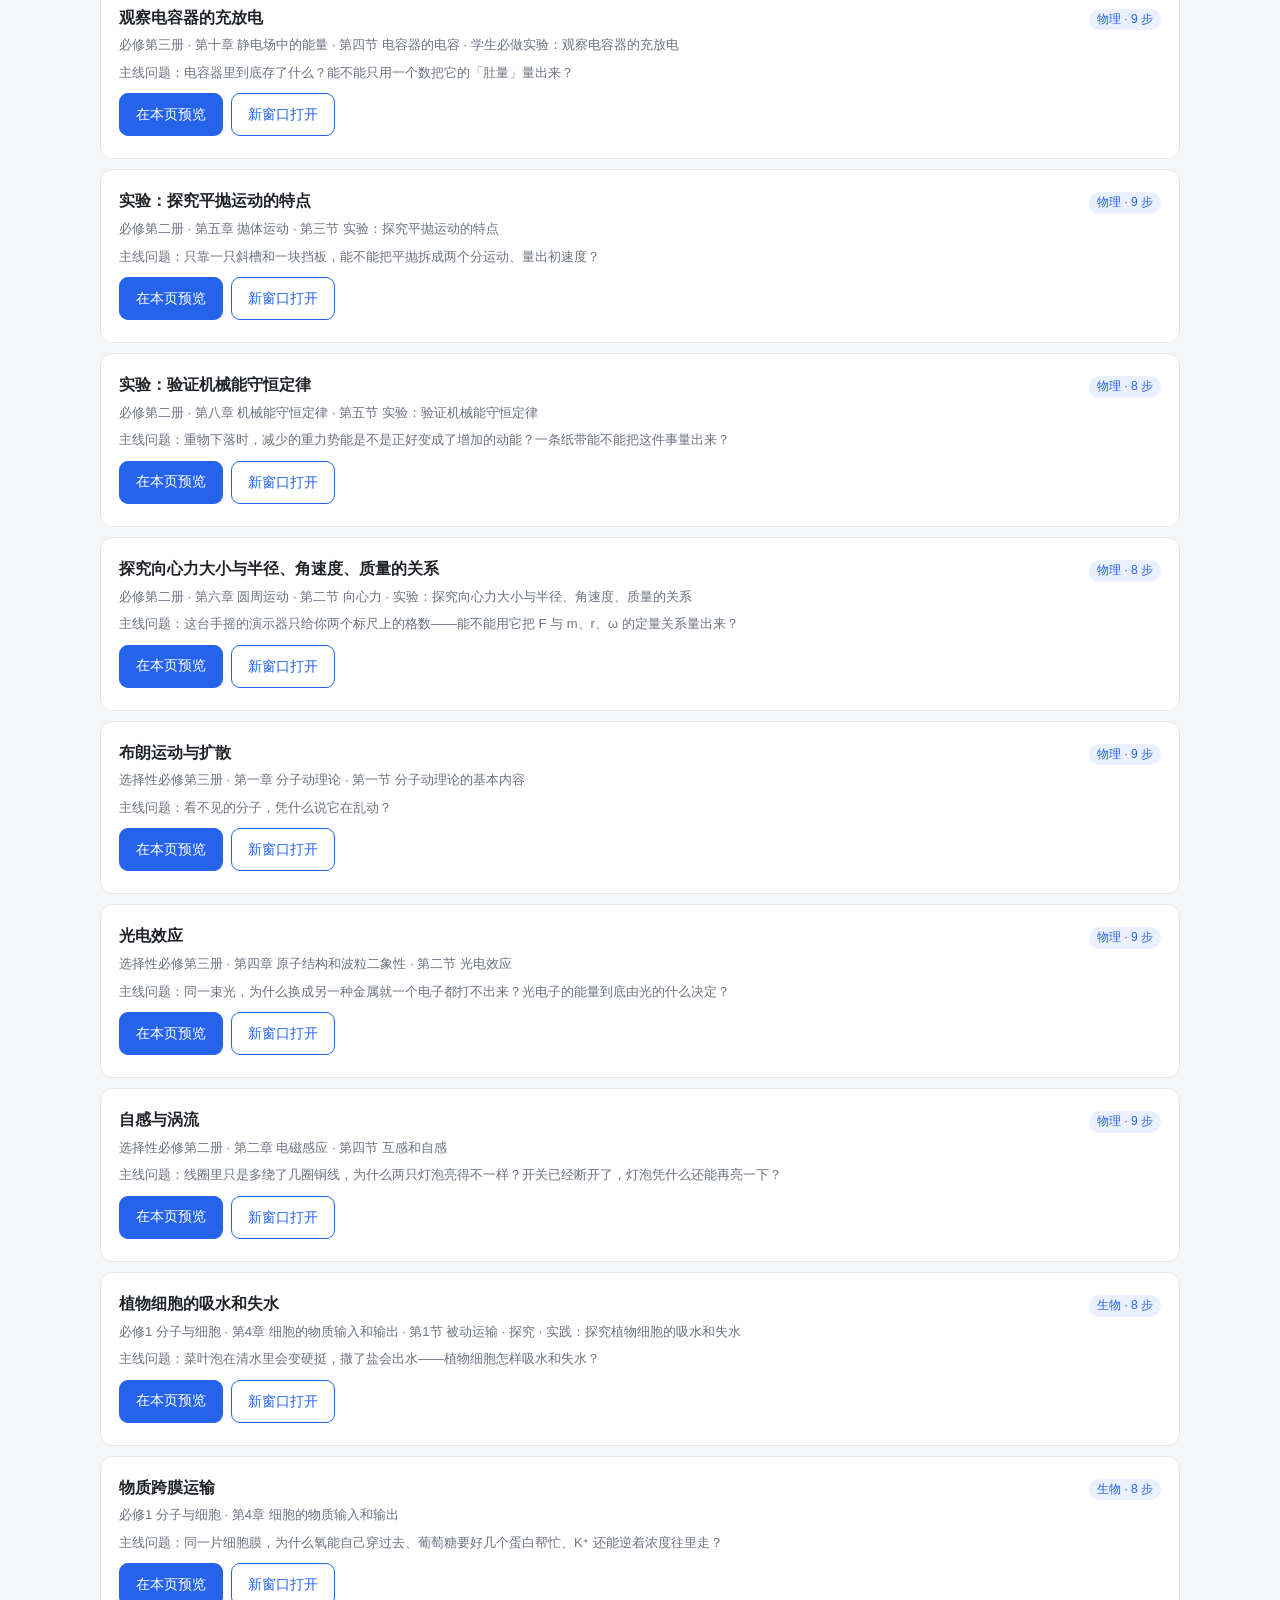
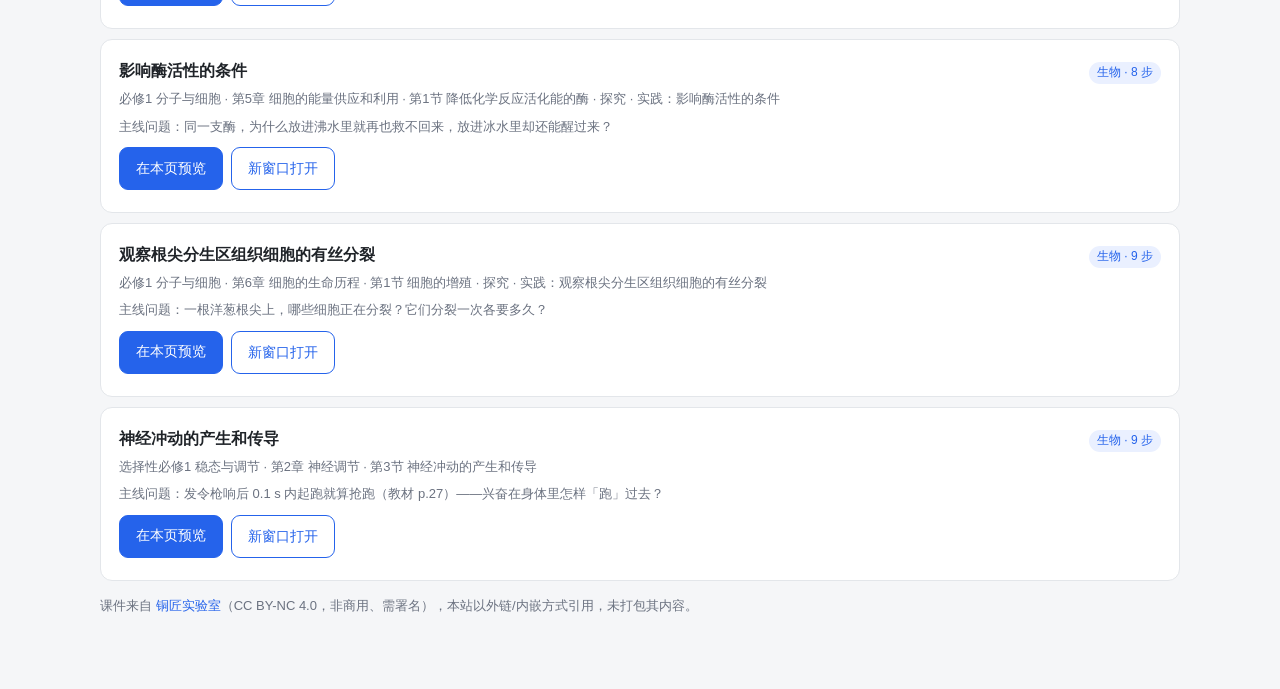
<file: lab.html>
<!doctype html>
<html lang="zh-CN">
<head>
<meta charset="utf-8">
<meta name="viewport" content="width=device-width,initial-scale=1">
<title>3D 实验课件</title>
<link rel="icon" href="data:,">
<link rel="stylesheet" href="style.css">
<link rel="manifest" href="manifest.webmanifest">
<meta name="theme-color" content="#2563eb">
</head>
<body>
<header>
  <a class="brand" href="index.html">中小学知识图谱</a>
  <nav><a href="diagnose.html">诊断</a><a href="explore.html">图谱</a><a href="review.html">复习</a><a href="lab.html">3D 实验</a><a href="wrong.html">错题本</a></nav>
</header>
<main>
  <h1>3D 实验课件</h1>
  <p class="sub">理化生地的可交互 3D 课件，按人教版章节挂在这里：先在图谱里补概念，再到这里看过程。</p>
  <div class="card" style="padding:10px 14px;margin-bottom:12px;display:flex;gap:10px;flex-wrap:wrap;align-items:center">
    <div class="chips" id="labsubj" style="margin:0"></div>
    <select id="labbook"></select>
    <input id="labq" placeholder="搜课程 / 章节 / 知识点" style="flex:1;min-width:160px;padding:8px 10px;border:1px solid var(--line);border-radius:9px;font:inherit">
  </div>
  <div id="lablist">加载中…</div>
  <p class="note">课件来自 <a href="https://lab.tongjiang.app" target="_blank" rel="noreferrer">铜匠实验室</a>（CC BY-NC 4.0，非商用、需署名），本站以外链/内嵌方式引用，未打包其内容。</p>
</main>
<script src="app.js"></script>
<script>
loadAll().then(renderLab).catch(e => {
  document.getElementById('lablist').textContent = '数据加载失败：' + e.message;
});
</script>
</body>
</html>
</file>
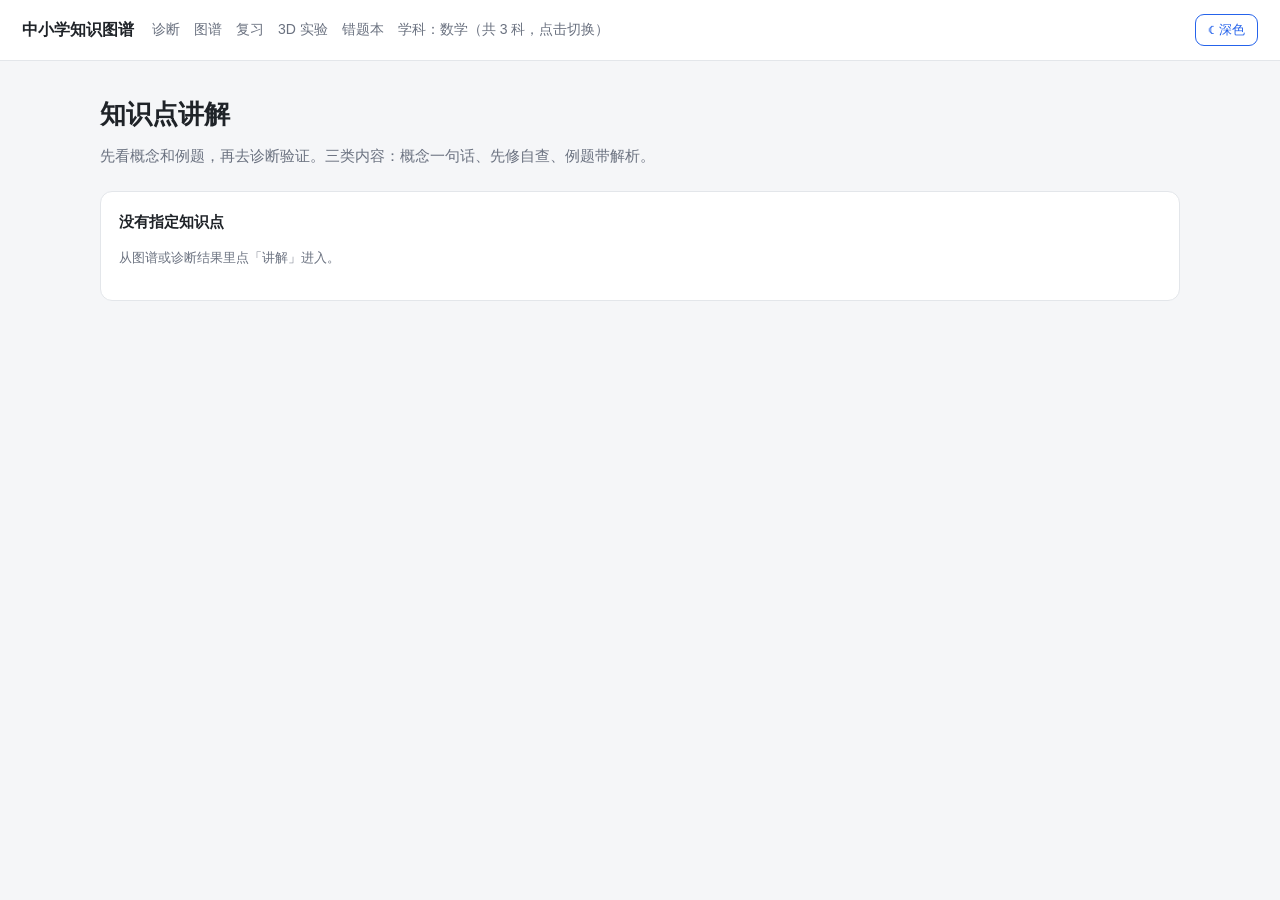
<file: learn.html>
<!doctype html>
<html lang="zh-CN">
<head>
<meta charset="utf-8">
<meta name="viewport" content="width=device-width,initial-scale=1">
<title>知识点讲解</title>
<link rel="icon" href="data:,">
<link rel="stylesheet" href="style.css">
<link rel="manifest" href="manifest.webmanifest">
<meta name="theme-color" content="#2563eb">
</head>
<body>
<header>
  <a class="brand" href="index.html">中小学知识图谱</a>
  <nav><a href="diagnose.html">诊断</a><a href="explore.html">图谱</a><a href="review.html">复习</a><a href="lab.html">3D 实验</a><a href="wrong.html">错题本</a></nav>
</header>
<main>
  <h1>知识点讲解</h1>
  <p class="sub">先看概念和例题，再去诊断验证。三类内容：概念一句话、先修自查、例题带解析。</p>
  <div id="learn">加载中…</div>
</main>
<script src="app.js"></script>
<script>
loadAll().then(renderLearn).catch(e => {
  document.getElementById('learn').textContent = '数据加载失败：' + e.message;
});
</script>
</body>
</html>
</file>
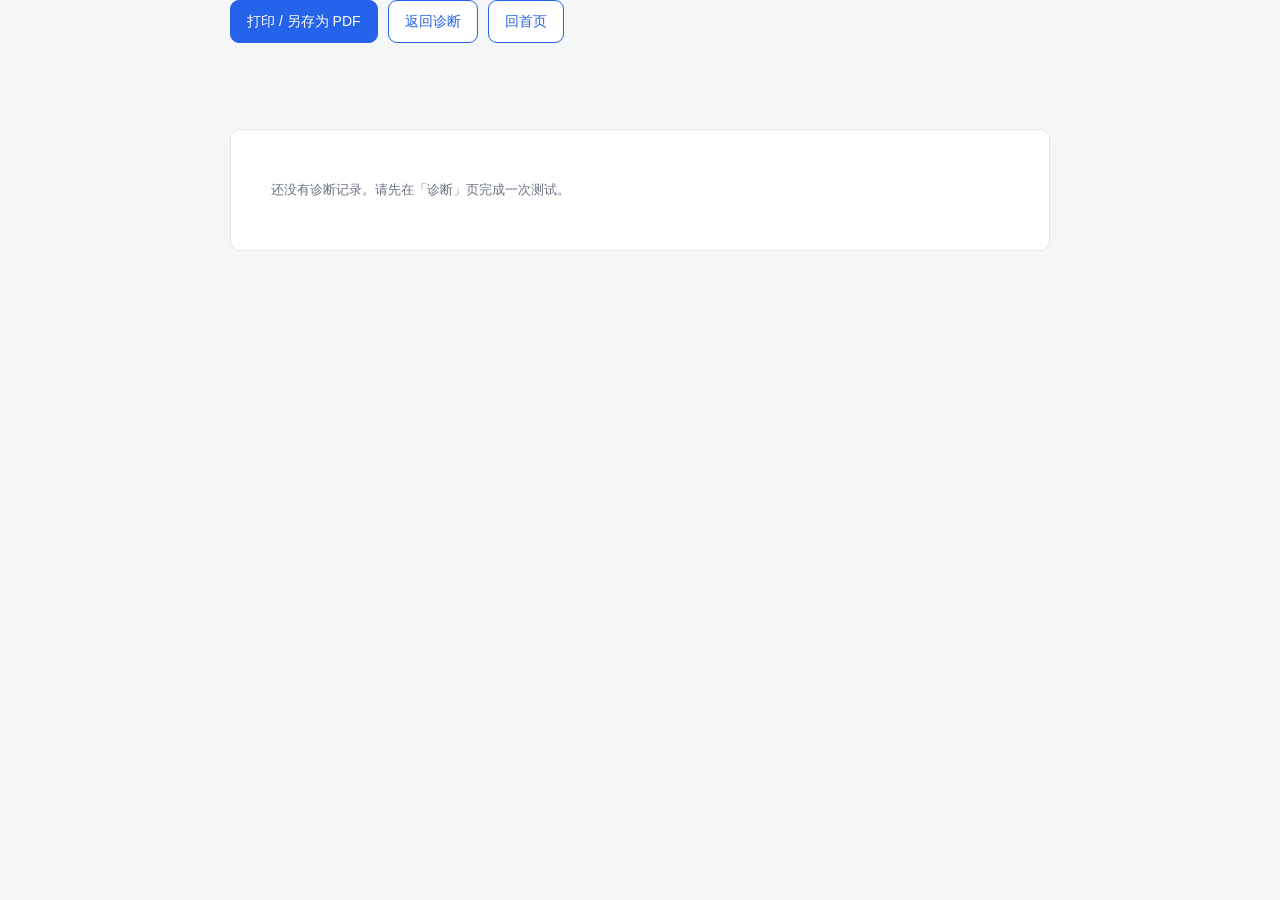
<file: report.html>
<!doctype html>
<html lang="zh-CN">
<head>
<meta charset="utf-8">
<meta name="viewport" content="width=device-width,initial-scale=1">
<title>学习诊断报告</title>
<link rel="icon" href="data:,">
<link rel="stylesheet" href="style.css">
<style>
  .sheet{max-width:820px;margin:20px auto;background:#fff;border:1px solid var(--line);border-radius:10px;padding:36px 40px}
  .rhead{display:flex;justify-content:space-between;align-items:flex-start;border-bottom:2px solid #2563eb;padding-bottom:14px}
  .rhead .logo{display:flex;align-items:center;gap:10px}
  .rhead .mark{width:44px;height:44px;border-radius:10px;background:#2563eb;color:#fff;display:flex;align-items:center;justify-content:center;font-weight:700;font-size:15px}
  .rhead h1{font-size:22px;margin:0}
  .rhead .sub{font-size:13px;color:var(--muted);margin-top:4px}
  .rmeta{font-size:13px;color:var(--muted);text-align:right;line-height:1.9}
  h2.rs{font-size:15px;margin:26px 0 10px;padding-left:8px;border-left:3px solid #2563eb}
  .kv{font-size:14px;line-height:2}
  .kv b{color:var(--muted);font-weight:500;display:inline-block;min-width:78px}
  .verdict{border:1px solid #e3e6ea;border-radius:8px;padding:14px 16px;background:#f8fafc}
  .verdict .big{font-size:18px;font-weight:700;color:#c2410c;margin-bottom:6px}
  .verdict.ok .big{color:#12855c}
  table.rt{width:100%;border-collapse:collapse;font-size:13.5px}
  table.rt th,table.rt td{border-bottom:1px solid #e3e6ea;padding:8px 6px;text-align:left}
  table.rt th{color:var(--muted);font-weight:500;background:#fafbfc}
  .ok{color:#12855c}.bad{color:#c2410c}
  .acts{max-width:820px;margin:0 auto 40px;display:flex;gap:10px}
  .rf{max-width:820px;margin:0 auto;padding:0 40px 40px;font-size:12px;color:var(--muted)}
  @media print{
    .acts{display:none}
    .sheet{max-width:none;margin:0;border:none;border-radius:0;padding:0}
    body{background:#fff}
    @page{size:A4;margin:14mm}
  }
</style>
</head>
<body>
<div class="acts">
  <button class="btn" onclick="window.print()">打印 / 另存为 PDF</button>
  <a class="btn ghost" href="diagnose.html">返回诊断</a>
  <a class="btn ghost" href="index.html">回首页</a>
</div>
<main><div class="sheet" id="sheet">加载中…</div></main>
<div class="rf" id="rf"></div>
<script src="app.js"></script>
<script>
loadAll().then(renderReport).catch(e => {
  document.getElementById('sheet').textContent = '无法读取报告：' + e.message;
});

async function renderReport() {
  const brand = await fetch('brand.json').then(r => r.json()).catch(() => ({}));
  const rec = JSON.parse(localStorage.getItem('kg.lastReport') || 'null');
  const sheet = document.getElementById('sheet');
  if (!rec) { sheet.innerHTML = '<p class="meta">还没有诊断记录。请先在「诊断」页完成一次测试。</p>'; return; }
  const t = D.byId.get(rec.target);
  const root = rec.root ? D.byId.get(rec.root) : null;
  const d = new Date(rec.at);
  const pct = Math.round(masteryOf(rec.target) * 100);
  const rows = (rec.path || []).map((id, i) => {
    const x = D.byId.get(id);
    return `<tr><td>${i + 1}</td><td>${x.name}</td><td>${x.book}</td><td>${x.chapter}</td></tr>`;
  }).join('');
  const logRows = (rec.log || []).map((l, i) => {
    const x = D.byId.get(l.id);
    const mark = l.ok ? (l.confirmed ? '<span class="ok">✓（复核通过）</span>' : '<span class="ok">✓</span>') : '<span class="bad">✗</span>';
    return `<tr><td>${i + 1}</td><td>${x.name}</td><td>${x.book}</td><td>${mark}</td></tr>`;
  }).join('');

  sheet.innerHTML = `
    <div class="rhead">
      <div class="logo">
        <div class="mark">${brand.logoText || '诊断'}</div>
        <div>
          <h1>${brand.org || '学习诊断中心'} · 学习断层诊断报告</h1>
          <div class="sub">${brand.slogan || ''}</div>
        </div>
      </div>
      <div class="rmeta">
        ${d.getFullYear()}-${String(d.getMonth()+1).padStart(2,'0')}-${String(d.getDate()).padStart(2,'0')} ${String(d.getHours()).padStart(2,'0')}:${String(d.getMinutes()).padStart(2,'0')}<br>
        学科：${rec.subject || t.subject}<br>
        编号：${(rec.target + '-' + d.getTime()).slice(-10).toUpperCase()}
      </div>
    </div>

    <h2 class="rs">一、诊断对象</h2>
    <div class="kv">
      <div><b>知识点</b>${t.name}（${t.book} · ${t.chapter}）</div>
      <div><b>先修前置</b>${(D.pre.get(t.id) || []).map(e => D.byId.get(e.from).name).join('、') || '无'}</div>
      <div><b>作答情况</b>共 ${rec.asked} 题，答错 ${rec.wrong} 题</div>
    </div>

    <h2 class="rs">二、结论</h2>
    <div class="verdict ${rec.mastered ? 'ok' : ''}">
      <div class="big">${rec.mastered ? '该知识点已掌握' : '根因：' + (root ? root.name : t.name)}</div>
      <div class="meta">${rec.mastered ? '测试中未发现需要回补的先修点。' : (root ? root.desc : '')}</div>
      <div class="meta" style="margin-top:6px">当前掌握度估计：${pct}%（贝叶斯知识追踪）</div>
    </div>

    <h2 class="rs">三、建议学习顺序</h2>
    <table class="rt">
      <thead><tr><th style="width:46px">序号</th><th>知识点</th><th style="width:80px">册别</th><th style="width:150px">章 / 板块</th></tr></thead>
      <tbody>${rows || '<tr><td colspan="4" class="meta">无</td></tr>'}</tbody>
    </table>

    <h2 class="rs">四、作答轨迹</h2>
    <table class="rt">
      <thead><tr><th style="width:46px">序号</th><th>测试知识点</th><th style="width:80px">册别</th><th style="width:120px">结果</th></tr></thead>
      <tbody>${logRows || '<tr><td colspan="4" class="meta">无</td></tr>'}</tbody>
    </table>
  `;
  document.getElementById('rf').innerHTML = `${brand.note || ''}　　联系方式：${brand.contact || ''}`;
  document.title = `诊断报告 · ${t.name}`;
}
</script>
</body>
</html>
</file>
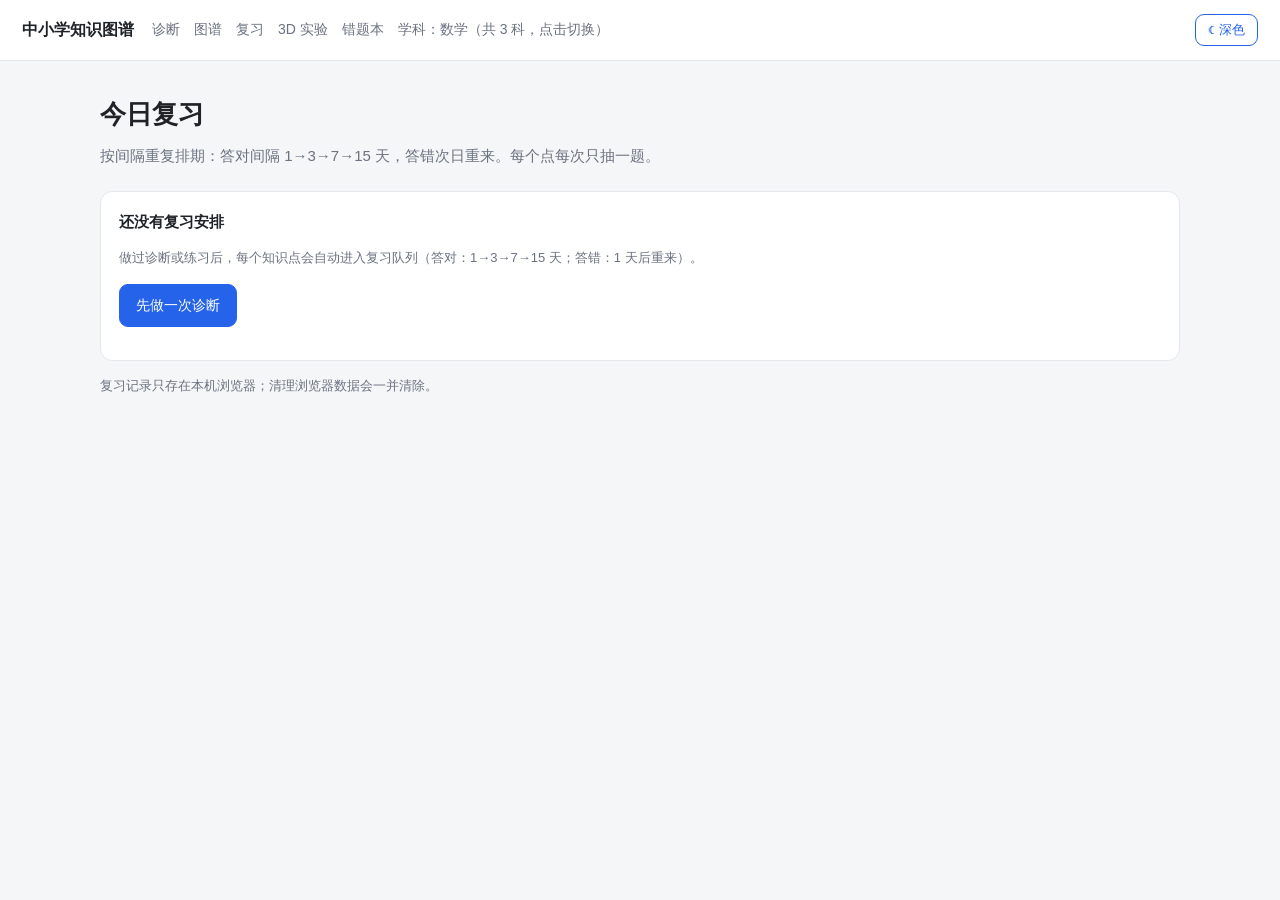
<file: review.html>
<!doctype html>
<html lang="zh-CN">
<head>
<meta charset="utf-8">
<meta name="viewport" content="width=device-width,initial-scale=1">
<title>今日复习</title>
<link rel="icon" href="data:,">
<link rel="stylesheet" href="style.css">
<link rel="manifest" href="manifest.webmanifest">
<meta name="theme-color" content="#2563eb">
</head>
<body>
<header>
  <a class="brand" href="index.html">中小学知识图谱</a>
  <nav><a href="diagnose.html">诊断</a><a href="explore.html">图谱</a><a href="review.html">复习</a><a href="lab.html">3D 实验</a><a href="wrong.html">错题本</a></nav>
</header>
<main>
  <h1>今日复习</h1>
  <p class="sub">按间隔重复排期：答对间隔 1→3→7→15 天，答错次日重来。每个点每次只抽一题。</p>
  <div id="rbar"></div>
  <div id="rbox">加载中…</div>
  <p class="note">复习记录只存在本机浏览器；清理浏览器数据会一并清除。</p>
</main>
<script src="app.js"></script>
<script>
loadAll().then(renderReview).catch(e => {
  document.getElementById('rbox').textContent = '数据加载失败：' + e.message;
});
</script>
</body>
</html>
</file>
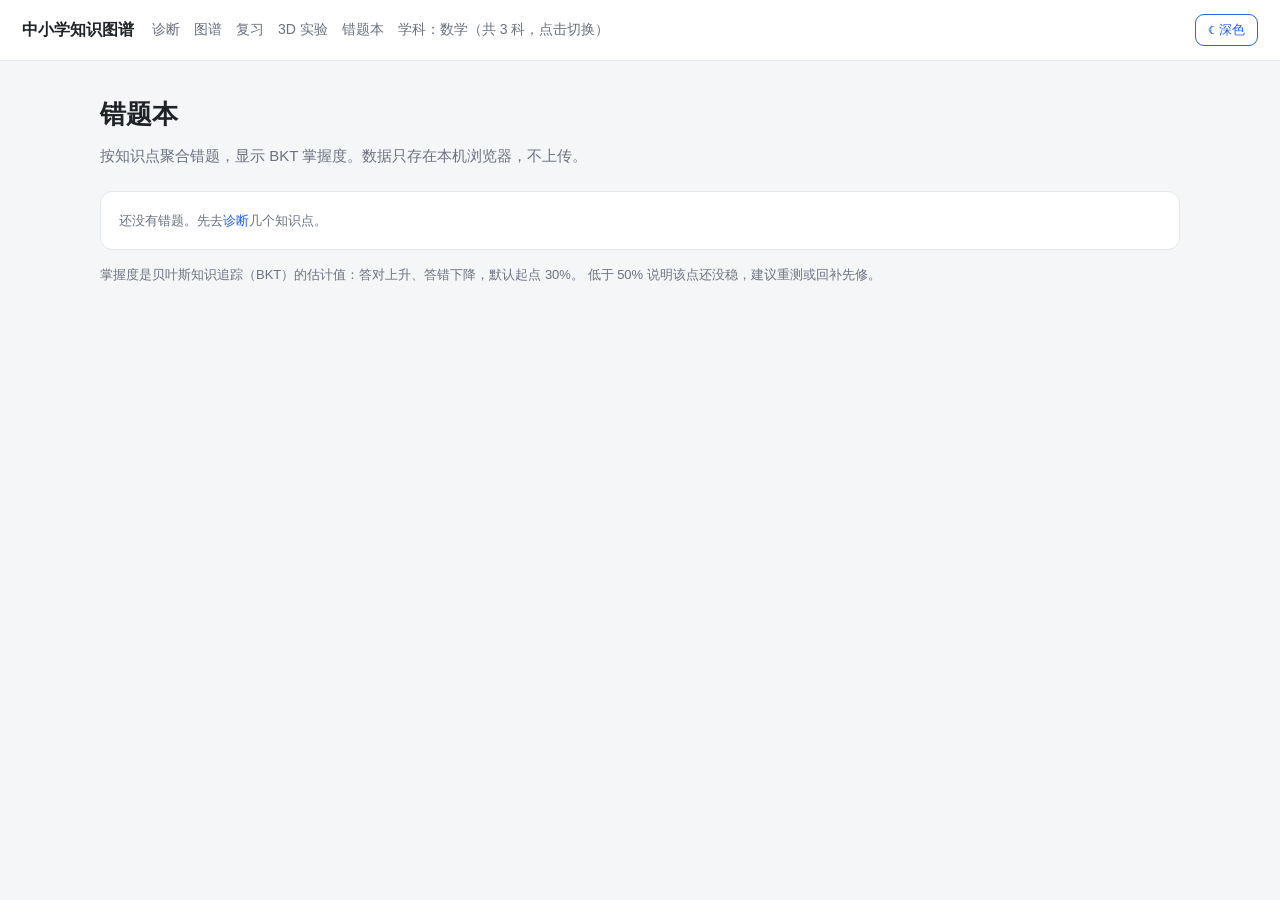
<file: wrong.html>
<!doctype html>
<html lang="zh-CN">
<head>
<meta charset="utf-8">
<meta name="viewport" content="width=device-width,initial-scale=1">
<title>错题本 · 数学知识图谱</title>
<link rel="icon" href="data:,">
<link rel="stylesheet" href="style.css">
<link rel="manifest" href="manifest.webmanifest">
<meta name="theme-color" content="#2563eb">
</head>
<body>
<header>
  <a class="brand" href="index.html">中小学知识图谱</a>
  <nav><a href="diagnose.html">诊断</a><a href="explore.html">图谱</a><a href="review.html">复习</a><a href="lab.html">3D 实验</a><a href="wrong.html">错题本</a></nav>
</header>
<main>
  <h1>错题本</h1>
  <p class="sub">按知识点聚合错题，显示 BKT 掌握度。数据只存在本机浏览器，不上传。</p>
  <div id="wbar"></div>
  <div id="list">加载中…</div>
  <p class="note">掌握度是贝叶斯知识追踪（BKT）的估计值：答对上升、答错下降，默认起点 30%。
    低于 50% 说明该点还没稳，建议重测或回补先修。</p>
</main>
<script src="app.js"></script>
<script>
loadAll().then(() => renderWrong()).catch(e => {
  document.getElementById('list').textContent = '数据加载失败：' + e.message;
});
</script>
</body>
</html>
</file>
<file: style.css>
:root{
  --bg:#f5f6f8; --card:#fff; --line:#e3e6ea; --text:#1f2328; --muted:#6b7280;
  --primary:#2563eb; --primary-soft:#eaf0ff; --ok:#12855c; --bad:#c2410c; --warn:#8a5c00;
}
*{box-sizing:border-box}
body{margin:0;background:var(--bg);color:var(--text);
  font:15px/1.65 -apple-system,BlinkMacSystemFont,"Segoe UI","PingFang SC","Microsoft YaHei",sans-serif}
a{color:var(--primary);text-decoration:none}
header{display:flex;align-items:center;gap:18px;padding:14px 22px;background:#fff;border-bottom:1px solid var(--line);
  position:sticky;top:0;z-index:20;flex-wrap:wrap}
header .brand{font-weight:700;font-size:16px}
header nav{display:flex;gap:14px;font-size:14px}
header nav a{color:var(--muted)}
header nav a.on{color:var(--text);font-weight:600}
main{max-width:1120px;margin:0 auto;padding:26px 20px 60px}
h1{font-size:26px;margin:6px 0 8px}
h2{font-size:18px;margin:34px 0 12px}
p.sub{color:var(--muted);margin:0 0 22px}
.card{background:var(--card);border:1px solid var(--line);border-radius:12px;padding:18px}
.grid{display:grid;gap:12px}
.stat{display:grid;grid-template-columns:repeat(auto-fit,minmax(150px,1fr));gap:12px;margin:18px 0 8px}
.stat .card{padding:14px 16px}
.stat b{display:block;font-size:24px;line-height:1.2}
.stat span{color:var(--muted);font-size:13px}
.steps{display:grid;grid-template-columns:repeat(auto-fit,minmax(220px,1fr));gap:12px}
.steps h3{margin:0 0 6px;font-size:15px}
.steps p{margin:0;color:var(--muted);font-size:13px}
.chap{display:flex;justify-content:space-between;align-items:center;gap:10px;padding:12px 14px;cursor:pointer}
.chap:hover{border-color:#c8d3e6;background:#fbfcff}
.chap .n{font-weight:600}
.bookblk{margin-bottom:16px}
.bookttl{font-size:13px;color:var(--muted);margin:10px 0 8px;font-weight:600;letter-spacing:.5px}
.chap .c{color:var(--muted);font-size:13px}
.tag{display:inline-block;padding:1px 8px;border-radius:999px;background:var(--primary-soft);color:var(--primary);font-size:12px}
.tag.off{background:#f1f2f4;color:var(--muted)}
.btn{display:inline-block;padding:9px 16px;border-radius:9px;border:1px solid var(--primary);background:var(--primary);
  color:#fff;font-size:14px;cursor:pointer}
.btn.ghost{background:#fff;color:var(--primary)}
.btn:disabled{opacity:.5;cursor:default}
select{padding:8px 10px;border:1px solid var(--line);border-radius:9px;background:#fff;font:inherit}
/* graph */
#graphwrap{background:#fff;border:1px solid var(--line);border-radius:12px;overflow:auto;padding:8px}
svg text{font-size:12px;fill:#374151}
svg .node circle{fill:#fff;stroke:#9aa7bd;stroke-width:1.4;cursor:pointer}
svg .node.sel circle{stroke:var(--primary);stroke-width:2.6;fill:var(--primary-soft)}
svg .node.pre circle{stroke:#d97706;fill:#fff7e6}
svg .node.post circle{stroke:#12855c;fill:#eefaf3}
svg .edge{stroke:#d5dbe4;stroke-width:1.2;fill:none}
svg .edge.hot{stroke:#d97706;stroke-width:2}
.side{margin-top:16px}
.side h3{margin:0 0 4px;font-size:17px}
.side .row{margin:8px 0;font-size:14px}
.side .row b{color:var(--muted);font-weight:500}
.chips{display:flex;flex-wrap:wrap;gap:6px;margin-top:4px}
.chip{padding:3px 10px;border:1px solid var(--line);border-radius:999px;font-size:13px;cursor:pointer;background:#fff}
.chip:hover{border-color:var(--primary);color:var(--primary)}
/* diagnose */
#qbox{margin-top:16px}
#qbox .stem{font-size:17px;font-weight:600;margin:6px 0 14px}
.opts{display:grid;gap:9px}
.opt{text-align:left;padding:11px 14px;border:1px solid var(--line);border-radius:10px;background:#fff;font:inherit;cursor:pointer}
.opt:hover{border-color:#b9c6dd}
.opt.ok{border-color:var(--ok);background:#effaf5}
.opt.bad{border-color:var(--bad);background:#fdf2ec}
.fb{margin-top:12px;font-size:14px}
.fb.ok{color:var(--ok)} .fb.bad{color:var(--bad)}
.meta{color:var(--muted);font-size:13px}
.path{counter-reset:s;list-style:none;padding:0;margin:10px 0 0}
.path li{counter-increment:s;padding:9px 0;border-bottom:1px dashed var(--line);display:flex;gap:10px}
.path li:before{content:counter(s);color:var(--primary);font-weight:700;min-width:18px}
.path li small{color:var(--muted);display:block}
.note{font-size:13px;color:var(--muted);margin-top:14px}
/* 手机端图谱：按章列表 */
.mchap{margin-bottom:12px;border:1px solid var(--line);border-radius:10px;background:#fff;padding:10px 12px}
.mchap h4{margin:0 0 6px;font-size:14px;display:flex;justify-content:space-between;gap:8px}
.mrow{display:flex;justify-content:space-between;gap:10px;padding:9px 2px;border-bottom:1px dashed var(--line);font-size:14px;cursor:pointer}
.mrow:last-child{border-bottom:none}
.mrow:hover{color:var(--primary)}
/* 打印 / 导出 PDF */
@media print{
  header,.note,.btn,.chips{display:none !important}
  body{background:#fff}
  main{max-width:100%;padding:0}
  .card{border:none;box-shadow:none;padding:0 0 10px}
  .stat .card{border:1px solid #ddd;padding:8px 10px}
  h2{page-break-after:avoid}
}

/* ============ v2.0 新增 ============ */
header .theme{margin-left:auto;padding:6px 12px;font-size:13px}
/* 首页掌握度 */
.wrow{display:flex;justify-content:space-between;gap:10px;align-items:center;padding:7px 0;
  border-bottom:1px dashed var(--line);font-size:14px;color:var(--text)}
.wrow:last-child{border-bottom:none}
.wrow small{display:block;color:var(--muted);font-size:12px;font-weight:400}
.wrow:hover b{text-decoration:underline}
.brow{display:flex;align-items:center;gap:10px;margin:7px 0;font-size:13px}
.brow .bn{flex:0 0 38%;min-width:0}
.brow .bn small{display:block;color:var(--muted);font-size:11.5px}
.brow .bb{flex:1;height:8px;background:var(--track);border-radius:99px;overflow:hidden}
.brow .bb i{display:block;height:100%;border-radius:99px}
.brow b{width:38px;text-align:right;font-variant-numeric:tabular-nums;font-size:13px}
/* 错题本 */
.wq{border:1px solid var(--line);border-radius:9px;padding:10px 12px;margin-bottom:8px;background:var(--card-2)}
.wstem{font-size:14px;font-weight:600;margin-bottom:4px}
.wopts{margin:4px 0;padding-left:18px;font-size:13.5px;color:var(--muted)}
.wopts li.right{color:var(--ok);font-weight:600}
/* 重练进度条 */
.pbar{height:6px;background:var(--track);border-radius:99px;overflow:hidden;margin-bottom:6px}
.pbar i{display:block;height:100%;background:var(--primary);border-radius:99px;transition:width .25s}
/* 深色主题 */
:root{--card-2:#fafbfc;--track:#e9edf2}
[data-theme="dark"]{
  --bg:#111418;--card:#191d23;--card-2:#141920;--line:#2a3138;--text:#e6e9ee;--muted:#9aa3af;
  --primary:#5b8cff;--primary-soft:#1d2a44;--ok:#35c48c;--bad:#ff8a5c;--warn:#e0b341;--track:#252c34;
}
[data-theme="dark"] header{background:#15191e}
[data-theme="dark"] .btn.ghost,[data-theme="dark"] select,[data-theme="dark"] .opt,[data-theme="dark"] .chip,
[data-theme="dark"] #graphwrap,[data-theme="dark"] .mchap{background:#191d23;color:var(--text)}
[data-theme="dark"] svg text{fill:#c9d1dc}
[data-theme="dark"] svg .node circle{stroke:#5a6675}
[data-theme="dark"] .chap:hover{background:#1d232b}
[data-theme="dark"] .opt.ok{background:#14301f}[data-theme="dark"] .opt.bad{background:#3a1d14}
[data-theme="dark"] .tag.off{background:#232a32}
[data-theme="dark"] .sheet{background:#191d23 !important}
[data-theme="dark"] table.rt th{background:#1b2027}
[data-theme="dark"] .verdict{background:#151a20}
/* ============ v3.0 ============ */
.opt.static{cursor:default;display:block}
.opt.static:hover{border-color:var(--line)}
.opt.static.ok{border-color:var(--ok);background:#effaf5}
[data-theme="dark"] .opt.static.ok{background:#14301f}
.path li a.meta{align-self:center;white-space:nowrap}
/* ============ v3.1 数学排版 ============ */
sup,sub{font-size:.72em;line-height:0}
sup{vertical-align:super}
sub{vertical-align:sub}
.rad{border-top:1px solid currentColor;padding:0 2px;margin-left:-1px;display:inline-block;line-height:1.25}
.frac{display:inline-flex;flex-direction:column;vertical-align:-0.45em;text-align:center;
  font-size:.86em;line-height:1.15;margin:0 2px}
.frac>span:first-child{border-bottom:1px solid currentColor;padding:0 3px}
.frac>span:last-child{padding:0 3px}
/* ============ v3.2 错因自评 ============ */
.causes{display:flex;gap:6px;flex-wrap:wrap;align-items:center;margin-top:10px}
.causes .chip{font-size:12.5px}
.causes .chip.picked{border-color:var(--primary);background:var(--primary-soft);color:var(--primary);font-weight:600}
.causes .chip:disabled{opacity:.55;cursor:default}
/* ============ v3.3 3D 课件资源库 ============ */
.chip.sel{border-color:var(--primary);color:var(--primary);background:var(--primary-soft);font-weight:600}
.labcard{margin-bottom:10px}
.labframe iframe{width:100%;aspect-ratio:16/9;border:0;border-radius:10px;margin-top:10px;background:#0f1115}
.labframe{margin-top:4px}
/* ============ v3.7 题图 ============ */
.fig{margin:12px 0;padding:10px;border:1px solid var(--line);border-radius:10px;background:var(--card-2)}
.fig svg{display:block;width:100%;max-width:300px;height:auto;margin:0 auto;color:var(--text);overflow:visible}
.fig svg text{font-size:12.5px;font-weight:600;letter-spacing:.3px}
[data-theme="dark"] .fig{background:#141a20}

/* ============ v3.9 极简首页 ============ */
header .brand{color:var(--text);text-decoration:none}
.hero{padding:16px 0 4px}
.hero h1{font-size:30px;margin:0 0 8px}
.cta{display:flex;gap:10px;flex-wrap:wrap;margin:18px 0 6px}
.btn.big{padding:12px 22px;font-size:16px;border-radius:11px}
.sumline{display:flex;gap:18px;flex-wrap:wrap;align-items:center;font-size:14px;color:var(--muted);
  margin:20px 0 6px;padding:12px 0;border-top:1px solid var(--line);border-bottom:1px solid var(--line)}
.sumline b{color:var(--text);font-size:16px;font-variant-numeric:tabular-nums}
.weakrow{display:flex;gap:8px;flex-wrap:wrap;align-items:center;margin:10px 0 4px;font-size:13px;color:var(--muted)}
.entries{display:grid;grid-template-columns:repeat(auto-fit,minmax(180px,1fr));gap:10px;margin:14px 0 0}
.entry{display:flex;justify-content:space-between;align-items:center;gap:10px;padding:14px 16px;color:var(--text)}
.entry b{font-weight:600}
.entry span{color:var(--muted);font-size:13px}
.entry:hover{border-color:#c8d3e6}
.fold{margin:24px 0 0;border-top:1px solid var(--line);padding-top:12px}
.fold summary{cursor:pointer;color:var(--muted);font-size:13.5px;outline:none}
.fold summary::-webkit-details-marker{display:none}
.fold summary::before{content:"▸ ";color:var(--muted)}
.fold[open] summary::before{content:"▾ "}
@media (max-width:480px){
  .hero h1{font-size:24px}
  .entries{grid-template-columns:1fr}
}
</file>
